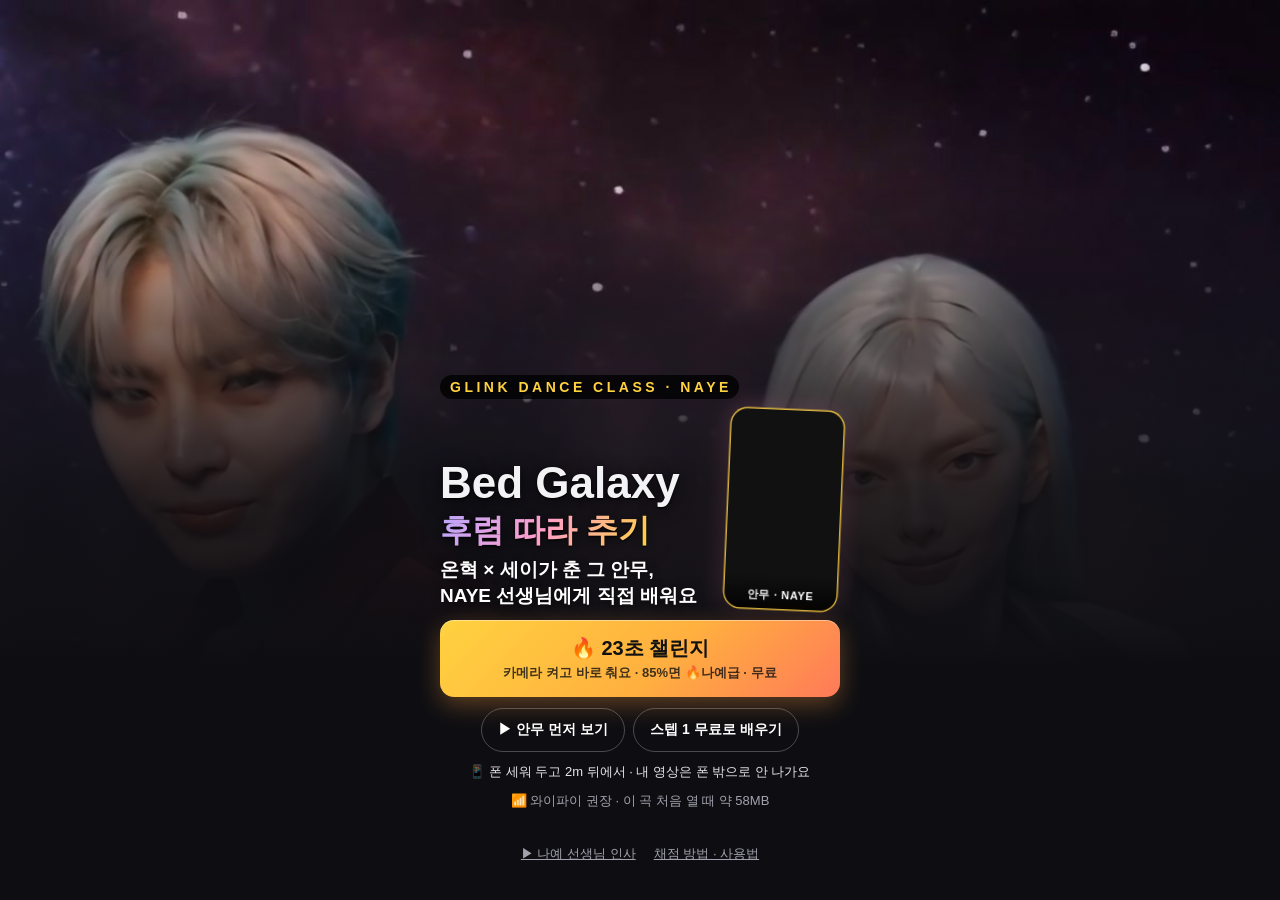
<file: glink-dance/index.html>
<!doctype html>
<html lang="ko">
<head>
<meta charset="utf-8">
<meta name="viewport" content="width=device-width,initial-scale=1,viewport-fit=cover">
<title>Bed Galaxy 안무 배우기 · NAYE 댄스 클래스 · 폰 카메라 싱크로율 챌린지</title>
<meta name="description" content="온혁 «Bed Galaxy» 후렴 안무를 안무가 NAYE에게 배워요. 설치 없이 폰 카메라로 따라 추면 싱크로율을 재 주는 무료 챌린지 · 스텝별 레슨.">
<link rel="canonical" href="https://kiserama.com/glink-dance/">
<meta property="og:title" content="Bed Galaxy 안무 · 나는 NAYE와 몇 % 닮았을까?">
<meta property="og:description" content="폰 하나로 NAYE 안무를 따라 추고 싱크로율을 재요 · 무료 · 설치 없음">
<meta property="og:image" content="https://kiserama.com/glink-dance/og.jpg">
<meta property="og:url" content="https://kiserama.com/glink-dance/">
<meta property="og:type" content="website">
<style>
/* ── 디자인 토큰(11-11 단장) ── 색 · 둥근 정도 · 그림자 · 전환 시간 */
:root{
  --bg:#0e0e12;--panel:#17171d;--ink:#f3f3f5;--dim:#a2a2ae;--soft:#d0d0d8;--ok:#3ddc84;--bad:#ff5a6a;--acc:#ffd23f;--acc2:#ff9f43;
  --lav:#b9a6ff;--pink:#ff9ecb;--chip:#2a2a33;--chip2:#44444f;--line:#ffffff1f;
  --grad:linear-gradient(135deg,#ffd23f 0%,#ffb03f 55%,#ff7a59 100%);
  --glow:linear-gradient(120deg,#b9a6ff 0%,#ff9ecb 48%,#ffd23f 100%);
  --r-s:10px;--r-m:14px;--r-l:20px;--r-pill:999px;
  --sh-1:0 8px 22px #ff9f4338;--sh-2:0 20px 60px #0008;
  --t-fast:.12s;--t-mid:.25s;--t-slow:.4s;--ease:cubic-bezier(.2,.8,.2,1);--spring:cubic-bezier(.2,.9,.3,1.3)
}
*{box-sizing:border-box}
[hidden]{display:none!important}
html,body{height:100%}
body{margin:0;background:var(--bg);color:var(--ink);font-family:-apple-system,"Apple SD Gothic Neo",Pretendard,sans-serif;height:100vh;height:100dvh;display:flex;flex-direction:column;overflow:hidden;-webkit-tap-highlight-color:transparent;word-break:keep-all;overflow-wrap:break-word}
/* 누름 반응: 무엇을 눌러도 살짝 눌린다 */
button,select{background:var(--chip);color:var(--ink);border:0;border-radius:var(--r-s);padding:9px 14px;font-size:15px;cursor:pointer;font-family:inherit}
button,.sp-apply,.pk-apply,.steps span{transition:transform var(--t-fast) var(--ease),filter var(--t-fast);touch-action:manipulation}
button:active:not(:disabled),.sp-apply:active,.pk-apply:active,.steps span:active{transform:scale(.96);filter:brightness(1.12)}
button.pri{background:var(--grad);color:#111;font-weight:700;box-shadow:inset 0 1px 0 #fff6}
button:disabled{opacity:.5}
label{color:var(--dim)}
/* 공통 움직임 */
@keyframes fadeIn{from{opacity:0}}
@keyframes riseIn{from{opacity:0;transform:translateY(18px) scale(.98)}}
@keyframes spin{to{transform:rotate(360deg)}}

/* ── 연습 화면(위 선생님 · 아래 나) ── */
.stage{flex:1;display:flex;flex-direction:column;gap:4px;min-height:0}
.pane{position:relative;flex:1;min-height:0;background:#000;display:flex;justify-content:center;overflow:hidden}
.pane video,.pane canvas{position:absolute;height:100%;max-width:100%;object-fit:contain}
.pane canvas{pointer-events:none}
#tbox{position:absolute;inset:0;display:flex;justify-content:center;transform-origin:50% 50%;will-change:transform}
#teacher{transition:opacity .4s}
#user,#userCanvas{object-fit:contain}
#user,#userCanvas.mirror{transform:scaleX(-1)}
#user.nomirror{transform:none}
.pane.me.hide{flex:0 0 0;min-height:0;overflow:hidden}
.tag{position:absolute;left:10px;top:8px;background:#0009;padding:4px 10px;border-radius:var(--r-pill);font-size:13px;color:var(--soft);z-index:2}
/* 판마다 점수(오른쪽 위 알약) */
#tscore{position:absolute;right:12px;top:62px;z-index:2;font-size:22px;font-weight:800;font-variant-numeric:tabular-nums}
#tscore:not(:empty){background:#000a;border-radius:var(--r-pill);padding:4px 12px}
#tscore.watch{font-size:14px;font-weight:700}
#tscore.ok{color:var(--ok);animation:bigpop .25s var(--spring)}
#tscore.no{color:#ffc2c8;animation:bigpop .25s var(--spring)}
/* 강사 한마디 영상 */
#nayeSay{position:fixed;left:50%;bottom:max(14px,env(safe-area-inset-bottom));transform:translateX(-50%);width:min(44vw,240px);aspect-ratio:9/16;object-fit:cover;border-radius:var(--r-l);box-shadow:0 10px 40px #000a;border:2px solid var(--acc);z-index:40;display:none;background:#000;animation:sayIn .35s var(--spring) both}
body.playing #nayeSay{width:min(54vw,280px)}
#nayeCap{position:fixed;left:50%;transform:translateX(-50%);bottom:calc(max(14px,env(safe-area-inset-bottom)) + min(44vw,240px)*16/9 + 10px);width:max-content;max-width:min(86vw,380px);padding:7px 12px;border-radius:12px;background:#000d;color:#fff;font:700 15px/1.35 -apple-system,sans-serif;text-align:center;z-index:41;box-shadow:0 4px 18px #0008;word-break:keep-all}
body.playing #nayeCap{bottom:calc(max(14px,env(safe-area-inset-bottom)) + min(54vw,280px)*16/9 + 10px)}
#nayeCap[hidden]{display:none}
@keyframes sayIn{from{opacity:0;transform:translateX(-50%) translateY(28px) scale(.9)}to{opacity:1;transform:translateX(-50%)}}
/* 큰 글자(3·2·1 · 안내 · 통과/다시 · 싱크로율) */
#big{position:fixed;inset:0;display:flex;align-items:center;justify-content:center;text-align:center;padding:0 4vw;font-size:min(13vw,16vh,96px);line-height:1.15;font-weight:800;text-shadow:0 0 2px #000,0 2px 6px #000c,0 4px 24px #000;z-index:7;pointer-events:none;word-break:keep-all;font-variant-numeric:tabular-nums}
/* 글자 뒤 고정 어둠막(움직임·필터 없음): 밝은 영상 위에서도 읽히게 */
#big:not(:empty){background:radial-gradient(70% 26% at 50% 50%,#000000b3 0%,#00000066 55%,transparent 100%)}
#big.pop{animation:bigpop .22s var(--spring) both}
@keyframes bigpop{from{transform:scale(.6);opacity:0}}
#big.num{font-size:min(40vw,34vh,260px);color:var(--acc)}
#big.long{font-size:min(7.5vw,40px);line-height:1.35}
#big.ok{color:var(--ok)}
#big.gold{color:var(--acc)}
#big.bad{color:#ffc2c8;animation:bigshake .32s both}
@keyframes bigshake{0%,100%{transform:none}25%{transform:translateX(-10px)}75%{transform:translateX(10px)}}
#big.setup{font-size:min(9vw,56px)}
#big.score{flex-direction:column;gap:.1em}
#big .bg-g{font-size:.5em;min-height:1.3em;opacity:0;color:#fff}
#big .bg-g.in{opacity:1;animation:gradeIn .45s var(--spring) backwards}
@keyframes gradeIn{from{opacity:0;transform:translateY(14px) scale(.7)}}
#big .bg-n{white-space:nowrap}
/* 연습 중 진행 막대(화면 맨 위) */
.bar{position:absolute;left:0;right:0;bottom:0;height:6px;background:#fff1;z-index:2}
.bar i{display:block;height:100%;width:0;background:var(--acc);transition:width .1s linear}
.runbar{display:none;position:fixed;left:0;right:0;top:0;bottom:auto;height:5px;z-index:6;background:#ffffff24}
.runbar i{background:linear-gradient(90deg,var(--acc),var(--acc2));border-radius:0 3px 3px 0}
body.playing:not(.replaying) .runbar{display:block}
/* 축하 색종이(1초 남짓 · transform/opacity 만) */
.fx{position:fixed;inset:0;z-index:9;pointer-events:none;overflow:hidden}
.fx i{position:absolute;top:40%;width:9px;height:14px;border-radius:2px;opacity:0;animation:fxfall 1.15s cubic-bezier(.15,.6,.4,1) both}
@keyframes fxfall{0%{transform:scale(.4);opacity:1}30%{transform:translate(calc(var(--dx)*.5),-16vh) rotate(calc(var(--r)*.3));opacity:1}100%{transform:translate(var(--dx),44vh) rotate(var(--r));opacity:0}}

/* ── 조작판(차근차근 배우기) ── 진행 막대 + 스텝 길 + 큰 시작 버튼 */
.ctl{background:linear-gradient(180deg,#1f1c2b 0,var(--panel) 76px);border-top:1px solid var(--line);border-radius:var(--r-l) var(--r-l) 0 0;padding:10px max(14px,env(safe-area-inset-right)) max(10px,env(safe-area-inset-bottom)) max(14px,env(safe-area-inset-left));display:flex;flex-wrap:wrap;gap:7px;align-items:center;font-size:14px}
body:not(.playing) .ctl{animation:ctlIn .32s var(--ease) backwards}
@keyframes ctlIn{from{transform:translateY(20px);opacity:0}}
.lhead{flex-basis:100%;display:flex;align-items:center;gap:4px;font-size:15px;font-weight:800;color:var(--ink);min-height:26px}
#lTitle{flex:1;min-width:0;overflow:hidden;text-overflow:ellipsis;white-space:nowrap}
.sp-link{background:none;color:var(--dim);text-decoration:underline;padding:6px;font-size:13px;min-height:44px;display:inline-flex;align-items:center}
#homeBtn{flex:none;margin:-9px 0;padding:0 10px 0 0;text-decoration:none}
.lrow{flex-basis:100%;display:flex;align-items:center;gap:10px}
.lbar{flex:1;height:8px;border-radius:4px;background:var(--chip);overflow:hidden}
.lbar i{display:block;height:100%;width:0;background:linear-gradient(90deg,var(--lav),var(--pink) 55%,var(--acc));border-radius:4px;transform-origin:0 50%;transition:width .5s var(--ease);animation:lgrow .7s var(--ease) backwards}
@keyframes lgrow{from{transform:scaleX(0)}}
#lCount{flex:none;color:var(--soft);font-weight:600;font-size:13px;line-height:1.15;white-space:nowrap}
.steps{flex-basis:100%;display:flex;gap:8px;flex-wrap:nowrap;overflow-x:auto;padding:7px 6px;scrollbar-width:none;-webkit-overflow-scrolling:touch}
.steps::-webkit-scrollbar{display:none}
.steps span{position:relative;flex:0 0 auto;min-width:44px;height:44px;padding:0 10px;border-radius:22px;background:var(--chip);color:var(--dim);display:flex;align-items:center;justify-content:center;font-size:15px;font-weight:700;cursor:pointer;border:2px solid transparent;box-sizing:border-box;white-space:nowrap}
.steps span+span::before{content:"";position:absolute;right:calc(100% + 2px);top:50%;width:8px;height:3px;margin-top:-1.5px;background:var(--chip);border-radius:2px;pointer-events:none}
.steps span.done+span::before{background:var(--ok)}
.steps span.grp{border-radius:var(--r-m);font-size:13px;padding:0 7px}
.steps span.done{background:#1f5c3a;color:#fff}
.steps span.cur{border-color:#fff;background:var(--grad);color:#111;animation:chipin .35s var(--ease)}
@keyframes chipin{from{transform:scale(.7)}60%{transform:scale(1.12)}}
.steps span.new{animation:chipdone .5s var(--ease)}
@keyframes chipdone{0%{transform:scale(.6)}55%{transform:scale(1.25)}}
body:not(.playing) .steps span.cur:not(.lock)::after{content:"";position:absolute;inset:-4px;border-radius:inherit;border:2px solid var(--acc);animation:ring 1.6s ease-out infinite;pointer-events:none}
@keyframes ring{from{transform:scale(.95);opacity:.9}to{transform:scale(1.12);opacity:0}}
.steps span.lock{opacity:.55}
body:not(.playing) .steps span.lock:not(.cur){opacity:1;color:#8a8a98;background:#22222a}
.steps span.lock::after{content:"🔒";position:absolute;right:-3px;top:-5px;font-size:11px}
#start{flex-basis:100%;min-height:54px;padding:14px;font-size:18px;border-radius:var(--r-m);box-shadow:inset 0 1px 0 #fff6,var(--sh-1)}
#start:not(:disabled)::before{content:"▶  "}
#msg{order:1;flex-basis:100%;color:var(--soft);font-size:13px;line-height:1.45;padding:0 2px}
#msg::before{content:"💡 "}
#tip{order:2;flex-basis:100%;box-sizing:border-box;font-size:13px;line-height:1.45;color:#ffe9a6;background:#ffd23f1a;border:1px solid #ffd23f59;border-radius:var(--r-s);padding:8px 12px;font-weight:600}
.sp-hw,#hw{margin:0;font-size:13px;color:#fff;background:#ffffff14;border:1px solid #ffffff2e;border-radius:var(--r-s);padding:7px 12px}
.sp-hw.ok,#hw.ok{border-color:var(--ok);color:var(--ok)}
.sp-hw.new,#hw.new{background:#3ddc8426;animation:hwPop .5s ease-out 2}
@keyframes hwPop{50%{transform:scale(1.03)}}
#hw{order:3;flex-basis:100%;box-sizing:border-box}
.sp-hw{background:none;border:0;border-left:3px solid var(--acc);border-radius:0;padding:2px 0 2px 10px;color:var(--soft)}
.sp-hw.ok{border-left-color:var(--ok)}
.sp-hw:empty{display:none}
#tip.open{cursor:pointer}
.lopt{order:4;flex-basis:100%;display:flex;align-items:center;gap:8px;font-size:13px;color:var(--dim)}
.seg{display:flex;background:var(--chip);border-radius:var(--r-s);gap:2px}
.seg button{min-height:44px;padding:0 14px;font-size:13px;background:none;color:var(--dim);border-radius:var(--r-s);transition:transform var(--t-fast) var(--ease),background .18s,color .18s}
.seg button.on{background:var(--chip2);color:#fff;font-weight:700}
#reset{margin-left:auto;background:none;color:var(--dim);text-decoration:underline;font-size:13px;padding:0 2px;min-height:44px}
.dev{display:none;order:5}
body.devmode .dev{display:inline-flex;gap:6px;align-items:center}
.mehint{position:absolute;inset:0;display:flex;align-items:center;justify-content:center;text-align:center;color:#8a8a98;font-size:15px;line-height:1.6}
body.playing .mehint{display:none}
.pane.me:has(#pass:not(:empty)) .mehint{display:none}
.mehint br{display:none}
body:not(.playing) .mehint{font-size:13px;padding:0 10px}
body:not(.playing) .pane.me:not(:has(#pass:not(:empty))){flex:0 0 48px}
body:not(.playing) .pane.me:not(:has(#pass:not(:empty))) :is(.tag,#user,#userCanvas){visibility:hidden}
/* 챌린지 중에는 스텝 칸을 안 보여 준다(스텝 연습과 헷갈리지 않게 · 자리는 그대로) */
body.chal.playing .steps{visibility:hidden}

/* ── 연습 중: 스텝 칸만 겹쳐 띄우고 자리 차지 안 함 · 단계 이름 띠는 위에 ── */
body.playing .ctl{position:fixed;left:0;right:0;bottom:0;z-index:6;background:linear-gradient(transparent,#000a);padding-top:18px;pointer-events:none;border-radius:0;border-top:0}
body.playing .ctl > :not(.steps){display:none}
body.playing .steps{gap:8px;padding:5px 3px 6px}
body.playing .steps span{background:#000000a6;border-color:#ffffff2e;color:#e6e6ea;min-width:34px;height:34px;font-size:13px;box-shadow:none}
body.playing .steps span::before{display:none}
body.playing .steps span.cur{background:var(--acc);border-color:#fff;color:#111}
body.playing .steps span.done{background:#1f5c3aee;border-color:transparent;color:#fff}
/* 단계 이름 띠: 왼쪽 가장자리 ~ 멈춤 버튼 사이에서 가운데 정렬(버튼과 안 겹치게) */
#stagebar{display:none;position:fixed;left:max(10px,env(safe-area-inset-left));right:calc(max(12px,env(safe-area-inset-right)) + 96px);margin:0 auto;width:-webkit-fit-content;width:fit-content;top:max(10px,env(safe-area-inset-top));z-index:6;background:#000c;color:#fff;border-radius:16px;padding:7px 12px;font-size:13px;font-weight:600;line-height:1.35;text-align:center;word-break:keep-all;transition:background .2s}
body.playing #stagebar{display:block}
body.playing .stage>.pane:first-child>.tag{display:none}
#stagebar.tip{background:#b8323fe6}
#stopFab{display:none;position:fixed;right:max(12px,env(safe-area-inset-right));top:max(10px,env(safe-area-inset-top));z-index:8;min-height:44px;padding:0 16px;background:#000c;color:#fff;border:1px solid #ffffff40;border-radius:22px;font-size:15px;font-weight:700}
body.playing #stopFab{display:block}
body.replaying #stopFab{background:#000d}
/* 연습 중 내 카메라 작은 창 */
body.playing .pane.me.hide{position:fixed;left:max(10px,env(safe-area-inset-left));top:max(66px,calc(env(safe-area-inset-top) + 58px));width:24vw;height:32vw;flex:none;z-index:6;border-radius:var(--r-s);border:2px solid #ffffff55;background:#000}
body.playing .pane.me.hide .tag,body.playing .pane.me.hide #score,body.playing .pane.me.hide canvas{display:none}
/* 통과 후 내 동작 다시 보기: 내 영상 가득 · 나예는 오른쪽 위 작은 창 */
body.replaying .stage>.pane:first-child{position:fixed;right:max(10px,env(safe-area-inset-right));top:max(110px,calc(env(safe-area-inset-top) + 100px));width:30vw;height:48vw;flex:none;z-index:6;border-radius:var(--r-s);border:2px solid #ffffff55}
body.replaying .stage>.pane:first-child .tag,body.replaying #tscore,body.replaying #score{display:none}
body.replaying .pane.me{flex:1}
#score{position:absolute;right:10px;top:8px;z-index:2;text-align:right;font-variant-numeric:tabular-nums}
#score b{font-size:30px;display:block}
#score small{color:var(--dim)}
/* 불러오는 중(챌린지를 일찍 눌렀을 때) */
body.loading::before{content:"춤출 준비 중이에요… 잠깐만요 ⏳";position:fixed;inset:0;z-index:28;display:flex;align-items:center;justify-content:center;text-align:center;padding:0 24px;background:var(--bg);color:var(--ink);font-size:20px;font-weight:800;word-break:keep-all}
body.loading::after{content:"";position:fixed;left:50%;top:calc(50% - 76px);width:36px;height:36px;margin-left:-18px;z-index:28;border-radius:50%;border:4px solid var(--chip2);border-top-color:var(--acc);animation:spin .9s linear infinite}

/* ── 모달 공통(카드) ── */
.modal{position:fixed;inset:0;z-index:10;background:#000c;display:flex;align-items:flex-start;justify-content:center;padding:20px max(16px,env(safe-area-inset-right)) 20px max(16px,env(safe-area-inset-left));overflow:auto}
.modal[hidden]{display:none}
.modal:not([hidden]){animation:fadeIn .18s both}
.modal .card{margin:auto}
.modal:not([hidden]) .card{animation:riseIn .3s var(--ease) backwards}
.card{background:linear-gradient(180deg,#232031 0,var(--panel) 96px);border:1px solid #ffffff14;border-radius:var(--r-l);box-shadow:var(--sh-2);padding:22px 20px 18px;max-width:380px;width:100%;display:flex;flex-direction:column;gap:12px}
.card h1{font-size:21px;margin:0;line-height:1.3;word-break:keep-all}
.card h2{font-size:20px;margin:0;line-height:1.3;word-break:keep-all}
.card p,.card li{color:var(--soft);margin:0;font-size:15px;line-height:1.55;word-break:keep-all}
.card ol{margin:0;padding-left:20px;display:flex;flex-direction:column;gap:6px}
.card li b{color:var(--ink)}
.card a{color:var(--acc)}
.card button{min-height:48px;font-size:16px;border-radius:var(--r-m)}
.card .row{display:flex;gap:8px;flex-wrap:wrap}
.card .row button{flex:1}
.card .note{font-size:13px;color:var(--dim)}
.warn{background:#3a2a10;border-radius:var(--r-s);padding:10px;color:#ffd9a0!important}
#failText{color:var(--ink);font-size:15px}
#turn{display:none}
@media (orientation: landscape) and (max-height: 600px){
  #turn{display:flex;position:fixed;inset:0;z-index:20;background:var(--bg);align-items:center;justify-content:center;font-size:20px;color:var(--ink)}
}
/* 결과 · 저장 창: 제목(등급·싱크로율) → 주 버튼 하나 → 보조 → 닫기 */
#savebox .card{text-align:center;gap:10px}
#saveTitle{font-size:26px}
#saveTitle.score{white-space:pre-line;font-size:min(11.5vw,44px);line-height:1.14;font-weight:900;margin:2px 0;color:var(--acc);font-variant-numeric:tabular-nums}
@supports ((-webkit-background-clip:text) or (background-clip:text)){
  #saveTitle.score{background:var(--grad);-webkit-background-clip:text;background-clip:text;color:transparent}
}
#saveTitle.score::first-line{font-size:20px;color:#fff}
#saveVideo{width:100%;border-radius:var(--r-s);background:#000;max-height:32vh}
#savebox button{min-height:50px}
#saveBtn{font-size:17px;box-shadow:inset 0 1px 0 #fff6,var(--sh-1)}
#saveMeBtn{background:var(--chip);color:var(--ink);font-weight:700}
#saveBtn[hidden]~#saveMeBtn{background:var(--grad);color:#111;box-shadow:inset 0 1px 0 #fff6}
#againBtn{background:none;color:var(--acc);font-weight:700;box-shadow:inset 0 0 0 2px var(--acc)}
#ctaBtn{display:block}
.card a.dl{font-size:13px;color:var(--dim);text-decoration:underline;min-height:44px;display:flex;align-items:center;justify-content:center;margin:-4px 0}
/* 파일 저장 링크 두 개는 한 줄에 */
.dlrow{display:flex;justify-content:center;flex-wrap:wrap;gap:0 18px;margin:-4px 0}
.dlrow:not(:has(a:not([hidden]))){display:none}
.card .dlrow a.dl{margin:0}
#savebox #nextBtn{background:none;color:var(--dim);min-height:44px;font-size:14px;text-decoration:underline}

/* ── 첫 화면 ── */
#splash{position:fixed;inset:0;z-index:30;display:flex;align-items:flex-end;justify-content:center;background:#0e0e12;overflow:hidden}
#splash[hidden],#guide[hidden]{display:none}
.sp-bg{position:absolute;inset:0;background:url(splash.jpg) center 20%/cover;opacity:1;filter:saturate(1.1);animation:spz 9s ease-out both}
.sp-bg::after{content:"";position:absolute;inset:0;background:linear-gradient(180deg,#0e0e1200 20%,#0e0e1280 36%,#0e0e12e0 54%,#0e0e12 74%)}
@media (max-height:720px){.sp-bg::after{background:linear-gradient(180deg,#0e0e1299 0%,#0e0e12bf 24%,#0e0e12eb 46%,#0e0e12 66%)}}
.sp-bg video{width:100%;height:100%;object-fit:cover;object-position:center 20%;display:block}
@keyframes spz{from{transform:scale(1.12)}to{transform:scale(1)}}
/* 화면이 낮으면(인앱 브라우저 등) 안쪽 묶음이 스스로 스크롤된다 — 위가 잘리지 않게 */
.sp-in{position:relative;width:100%;max-width:440px;max-height:100%;overflow-y:auto;scrollbar-width:none;-webkit-overflow-scrolling:touch;padding:24px max(20px,env(safe-area-inset-right)) max(24px,calc(env(safe-area-inset-bottom) + 16px)) max(20px,env(safe-area-inset-left));display:flex;flex-direction:column;gap:11px}
.sp-in::-webkit-scrollbar{display:none}
.sp-in>*{flex-shrink:0;animation:spu .5s var(--ease) backwards}
@keyframes spu{from{opacity:0;transform:translateY(16px)}}
.sp-in>:nth-child(2){animation-delay:.05s}.sp-in>:nth-child(3){animation-delay:.1s}.sp-in>:nth-child(4),.sp-in>:nth-child(5),.sp-in>:nth-child(6){animation-delay:.15s}
.sp-in>:nth-child(7){animation-delay:.2s}.sp-in>:nth-child(8){animation-delay:.27s}.sp-in>:nth-child(9){animation-delay:.34s}.sp-in>:nth-child(10){animation-delay:.4s}
.sp-in>:nth-child(11){animation-delay:.45s}.sp-in>:nth-child(12){animation-delay:.5s}.sp-in>:nth-child(13){animation-delay:.55s}
.sp-brand{align-self:flex-start;letter-spacing:.25em;font-weight:800;color:var(--acc);font-size:14px;background:#000c;padding:4px 7px 4px 10px;border-radius:var(--r-pill)}
.sp-title{margin:0;font-size:min(10.5vw,44px);line-height:1.05;font-weight:900;word-break:keep-all;text-shadow:0 1px 2px #000,0 2px 18px #000c}
.sp-title span{color:var(--acc);display:block;width:-webkit-fit-content;width:fit-content;font-size:min(7.6vw,32px);line-height:1.2;white-space:nowrap;margin-top:4px}
@media (max-width:340px){.sp-title span{font-size:7vw}}
@supports ((-webkit-background-clip:text) or (background-clip:text)){
  .sp-title span{background:var(--glow);-webkit-background-clip:text;background-clip:text;color:transparent;text-shadow:none;filter:drop-shadow(0 1px 1px #000) drop-shadow(0 2px 10px #000b)}
}
.sp-sub{margin:0;color:#fff;font-size:min(4.6vw,19px);font-weight:600;text-shadow:0 1px 10px #000a}
.sp-pts{margin:4px 0 6px;padding:0;list-style:none;display:flex;flex-direction:column;gap:6px;color:var(--dim);font-size:14px}
.sp-pts li::before{content:"✓ ";color:var(--ok)}
.sp-cap{margin:2px 0 -4px;font-size:13px;color:#fff;font-weight:700}
.sp-cap span{color:var(--soft);font-weight:500;margin-left:4px}
.sp-course{display:flex;gap:8px;overflow-x:auto;scrollbar-width:none;padding:3px 2px;-webkit-mask-image:linear-gradient(90deg,#000 92%,transparent);mask-image:linear-gradient(90deg,#000 92%,transparent)}
.sp-course::-webkit-scrollbar{display:none}
.sp-course button{flex:0 0 45%;min-width:0;min-height:52px;white-space:nowrap;overflow:hidden;text-overflow:ellipsis;margin:0;padding:8px 6px;font-size:14px;font-weight:700;background:#ffffff14;color:#fff;border:2px solid #ffffff2e;border-radius:var(--r-m);line-height:1.25;transition:transform var(--t-fast) var(--ease),border-color .18s,background .18s,color .18s}
.sp-course button.on{border-color:var(--acc);background:#ffffff26;color:var(--acc);box-shadow:0 0 0 3px #ffd23f33}
.sp-course small{display:block;font-size:12px;font-weight:500;opacity:.85;color:#fff}
.sp-course b{font-size:10px;background:var(--acc);color:#111;border-radius:4px;padding:1px 4px;vertical-align:2px}
.sp-go{font-size:19px;padding:15px;border-radius:var(--r-m);min-height:52px}
.sp-go small{display:block;font-size:13px;font-weight:600;opacity:.8;margin-top:2px}
#spChal{position:relative;overflow:hidden;font-size:20px;box-shadow:inset 0 1px 0 #fff6,0 8px 24px #ff9f4355}
#spChal::after{content:"";position:absolute;top:0;bottom:0;left:-40%;width:30%;background:linear-gradient(100deg,transparent,#fff8,transparent);animation:sheen 3.2s 1s ease-in-out infinite;pointer-events:none}
@keyframes sheen{0%,70%{transform:skewX(-20deg)}100%{transform:translateX(520%) skewX(-20deg)}}
.sp-two{display:flex;gap:8px;justify-content:center}   /* S0-17: 큰 노란 버튼은 «챌린지» 하나 · 나머지는 작은 줄(누르는 곳은 44px 유지) */
.sp-two>*{flex:0 1 auto;min-width:0;margin:0;font-size:14px;white-space:nowrap}
.sp-two .sp-go{background:transparent;border:1px solid #ffffff40;color:#fff;font-weight:600;padding:0 16px;min-height:44px;border-radius:999px}
.sp-apply{display:flex;align-items:center;justify-content:center;border:2px solid var(--acc);color:var(--acc);border-radius:var(--r-s);font-weight:700;text-decoration:none;box-sizing:border-box}
.sp-class{margin:0;text-align:center;color:#e6e6ea;font-size:17px;line-height:1.5}
.sp-class b{color:var(--ink)}
.sp-due{color:var(--acc);font-weight:700}
.sp-eta{margin:0;color:var(--dim);font-size:13px;text-align:center}
.sp-safe{color:#e6e6ea}
.sp-links{margin:0;display:flex;justify-content:center;gap:14px;flex-wrap:wrap}
.sp-links .sp-link{padding:4px 2px}
@media (max-height:620px){.sp-in{gap:9px;padding-top:16px}.sp-title{font-size:min(9vw,36px)}#eta{display:none}}
/* 먼저 보기 (카메라 없이) */
#peek{position:fixed;inset:0;z-index:31;background:#000;display:flex;flex-direction:column}
#peek[hidden]{display:none}
#peek:not([hidden]){animation:fadeIn .25s both}
#peekVid{flex:1;min-height:0;width:100%;object-fit:contain;background:#000}
.pk-in{width:100%;max-width:440px;margin:0 auto;box-sizing:border-box;padding:10px max(16px,env(safe-area-inset-right)) max(18px,calc(env(safe-area-inset-bottom) + 12px)) max(16px,env(safe-area-inset-left));display:flex;flex-direction:column;gap:10px}
.pk-in>*{animation:riseIn .35s var(--ease) backwards}
.pk-in>:nth-child(2){animation-delay:.06s}.pk-in>:nth-child(3){animation-delay:.12s}
.pk-t{margin:0;text-align:center;font-weight:800;font-size:18px;line-height:1.35;word-break:keep-all}
.pk-t .chs{color:var(--acc)}
.pk-apply{display:block;text-align:center;background:var(--acc);color:#111;font-weight:700;text-decoration:none;border-radius:var(--r-m);padding:14px;font-size:17px}
#pkCam{background:#ffffff1a;border:1px solid #ffffff38;color:#fff;font-weight:700;font-size:17px}
#pkBack{order:-1;align-self:flex-start;min-height:44px;padding:0 14px 0 10px;border-radius:var(--r-pill);background:#ffffff14;color:#fff;text-decoration:none;font-size:14px}
/* ── 설치 안내(3장 · 넘겨 보기) ── */
#guide{position:fixed;inset:0;z-index:29;background:radial-gradient(120% 60% at 50% 0%,#1d1930 0%,var(--bg) 70%);display:flex;flex-direction:column;padding:max(10px,env(safe-area-inset-top)) max(16px,env(safe-area-inset-right)) max(16px,calc(env(safe-area-inset-bottom) + 10px)) max(16px,env(safe-area-inset-left))}
#guide:not([hidden]){animation:fadeIn .25s both}
.gd-top{display:grid;grid-template-columns:1fr auto 1fr;align-items:center;gap:8px;color:var(--dim);font-size:13px;min-height:44px}
#gdHome{padding:0 8px 0 0;text-decoration:none;justify-self:start}
#gdCount{font-variant-numeric:tabular-nums}
#gdSkip{justify-self:end;padding:0 16px;border-radius:var(--r-pill);background:#ffffff14;border:1px solid #ffffff38;color:#fff;font-size:14px;font-weight:700;text-decoration:none}
.gd-wrap{flex:1;overflow:hidden;min-height:0;display:flex}
.gd-cards{flex:1;display:flex;min-height:0;transition:transform .38s var(--ease)}
.gd-card{flex:0 0 100%;display:flex;flex-direction:column;justify-content:center;gap:12px;padding:8px 4px;max-width:520px;margin:0 auto;min-width:0}
.gd-card.on>*{animation:gdin .4s var(--ease) backwards}
.gd-card.on>h2{animation-delay:.07s}.gd-card.on>p,.gd-card.on>details{animation-delay:.14s}
@keyframes gdin{from{opacity:0;transform:translateY(12px)}}
.gd-ill{width:100%;max-height:42vh;background:radial-gradient(120% 80% at 50% 0%,#2b2540 0%,#15151b 70%);border:1px solid #ffffff14;border-radius:var(--r-l)}
.gd-card h2{margin:6px 0 0;font-size:24px;line-height:1.3;word-break:keep-all}
.gd-card h2 b{color:var(--acc)}
.gd-card p{margin:0;color:var(--soft);font-size:15px;line-height:1.6;word-break:keep-all}
.gd-card a{color:var(--acc)}
.gd-card .gd-small{font-size:13px;line-height:1.55;color:var(--dim);word-break:keep-all}
.gd-card details.gd-small summary{min-height:44px;display:flex;align-items:center;color:var(--soft);cursor:pointer;list-style:none}
.gd-card details.gd-small summary::-webkit-details-marker{display:none}
.gd-card details.gd-small summary::after{content:"▾";margin-left:6px;color:var(--acc)}
.gd-card details.gd-small[open] summary::after{content:"▴"}
.gd-card details a{display:inline-flex;align-items:center;min-height:44px}
#gdBack{align-self:center;text-decoration:none;padding:0 16px;margin:-8px 0 2px;color:var(--soft)}
.gd-dots{display:flex;justify-content:center;gap:6px;margin:10px 0}
.gd-dots i{width:7px;height:7px;border-radius:4px;background:#3a3a46;transition:width .25s var(--ease),background .25s}
.gd-dots i.on{background:var(--acc);width:20px}
.gd-nav{display:flex;gap:10px}
.gd-nav button{flex:1;min-height:50px;padding:13px;font-size:16px;border-radius:var(--r-m)}
.gd-nav #gdPrev{flex:0 0 96px}
.gd-nav #gdPrev:disabled{display:none}
#go{width:100%;min-height:54px;padding:14px;font-size:18px;border-radius:var(--r-m);box-shadow:inset 0 1px 0 #fff6,var(--sh-1)}
#go:not(:disabled){animation:nudge 1.4s ease-in-out 2}
@keyframes nudge{50%{transform:scale(1.03)}}
/* 낮은 화면(주소창·툴바가 있는 사파리 등): 조작판을 줄여 선생님 영상을 키운다 */
@media (max-height:700px){
  body:not(.playing) .ctl{gap:5px;padding-top:8px}
  body:not(.playing) .steps{padding:5px 6px}
  #start{min-height:48px;padding:10px}
  #hw:not(.new){display:none}
  body:not(.playing) #tip:not(.open){display:-webkit-box;-webkit-line-clamp:2;-webkit-box-orient:vertical;overflow:hidden;cursor:pointer}
}
/* 움직임 줄이기를 켠 손님: 전환·등장·축하 효과를 모두 끈다 */
@media (prefers-reduced-motion: reduce){
  *,*::before,*::after{animation-duration:.01ms!important;animation-delay:0s!important;animation-iteration-count:1!important;transition-duration:.01ms!important}
  .sp-bg{animation:none}
  #spChal::after,.steps span.cur::after,.fx{display:none!important}
}
/* ── 판매판(sale v1) ── */
body.one .sp-cap,body.one #lessonRow{display:none}
body.deep .sp-two,body.deep #spHello{display:none}
body.deep #spChal{transform:scale(1.04)}
.lk{text-align:left}
.lk h2{text-align:center}
.lk-price{display:flex;flex-direction:column;align-items:center;gap:2px;margin:6px 0 12px}
.lk-price b{font-size:34px;background:var(--grad);-webkit-background-clip:text;background-clip:text;color:transparent}
.lk-price small{color:var(--dim);font-size:13px}
.lk-list{list-style:none;padding:0;margin:0 0 14px;display:flex;flex-direction:column;gap:10px}
.lk-list li{background:var(--chip);border-radius:var(--r-m);padding:10px 12px}
.lk-list span{display:block;font-size:12px;color:var(--acc);font-weight:700;margin-bottom:3px}
.lk-list p{margin:0;font-size:14px;line-height:1.45;color:var(--soft)}
.lk button{width:100%;margin-top:6px}
.lk button:disabled{opacity:.6}
#lockBtn{width:100%}
.sp-bg{background-image:url(splash.jpg?v=s7);background-size:100% auto;background-position:center top;background-repeat:no-repeat;animation:kvz 14s ease-out both}
@keyframes kvz{from{transform:scale(1.06)}to{transform:scale(1)}}
.sp-head{display:flex;align-items:flex-end;gap:14px}
.sp-hl{flex:1;min-width:0;display:flex;flex-direction:column;gap:8px}
.sp-hl .sp-sub{margin:0}
.sp-naye{flex:none;margin:0;width:min(27vw,112px);aspect-ratio:9/16;border-radius:16px;overflow:hidden;position:relative;
  background:#111;box-shadow:0 0 0 1.5px #ffd23fcc,0 10px 30px #0009,0 0 26px #ff9ecb55;transform:rotate(2.5deg);animation:nyIn .7s var(--spring) .35s both}
.sp-naye video{width:100%;height:100%;object-fit:cover;display:block}
.sp-naye figcaption{position:absolute;left:0;right:0;bottom:0;padding:14px 6px 6px;font-size:11px;font-weight:800;letter-spacing:.06em;text-align:center;color:#fff;background:linear-gradient(#0000,#000c)}
@keyframes nyIn{from{opacity:0;transform:translateY(14px) rotate(6deg) scale(.9)}to{opacity:1;transform:rotate(2.5deg)}}
@media (prefers-reduced-motion: reduce){.sp-naye{animation:none}}
.steps span.paid{opacity:.55}
.steps span.paid::before{content:"🔒";font-size:10px;margin-right:2px}
</style>
</head>
<body>
<div id="turn">📱 폰을 세로로 세워 주세요</div>

<!-- 오픈 화면 (앱처럼) -->
<div id="splash">
  <div class="sp-bg"><video id="spVid" hidden muted playsinline aria-hidden="true"></video></div>
    <div class="sp-in">
    <div class="sp-brand" id="spBrand">NAYE CLASS</div>
    <div class="sp-head">
      <div class="sp-hl">
        <h1 class="sp-title" id="spTitle">Glow Connection<br><span>따라 추기</span></h1>
        <p class="sp-sub">온혁 × 세이가 춘 그 안무,<br>NAYE 선생님에게 직접 배워요</p>
      </div>
      <figure class="sp-naye"><video src="naye_card.mp4?v=1" autoplay muted loop playsinline preload="auto" aria-label="NAYE 선생님 안무 시범"></video><figcaption>안무 · NAYE</figcaption></figure>
    </div>
    <p class="warn" id="inapp" hidden></p>
    <button id="kakaoOpen" class="pri" hidden>외부 브라우저로 열기</button>
    <a id="chromeOpen" hidden><button class="pri" style="width:100%">크롬으로 열기</button></a>
    <button id="copyLink" hidden>링크 복사</button>
    <p class="sp-cap">🎵 곡 고르기 <span>옆으로 밀면 더 있어요</span></p>
    <div class="sp-course" id="lessonRow" role="group" aria-label="곡 고르기"></div>
    <button class="pri sp-go" id="spChal">🔥 <span class="chn">챌린지</span><small>카메라 켜고 바로 춰요 · 85%면 🔥나예급 · 무료</small></button>
    <div class="sp-two">
      <button class="sp-go" id="spPeek">▶ 안무 먼저 보기</button>
      <button class="sp-go" id="spGo">스텝 1 무료로 배우기</button>
    </div>
    <p class="sp-hw" id="spHw"></p>
    <p class="sp-eta sp-safe">📱 폰 세워 두고 2m 뒤에서 · 내 영상은 폰 밖으로 안 나가요</p>
    <p class="sp-eta" id="spSize" hidden></p>
    <p class="sp-eta" id="eta"></p>
    <p class="sp-links"><button class="sp-link" id="spHello">▶ 나예 선생님 인사</button><a class="sp-link" href="guide.html">채점 방법 · 사용법</a><button class="sp-link" id="spGuide" hidden>설치 가이드</button></p>
  </div>
</div>

<!-- 먼저 보기 (카메라 없이 선생님 영상만) -->
<div id="peek" hidden>
  <video id="peekVid" playsinline controls preload="none"></video>
  <div class="pk-in">
    <p class="pk-t">온혁 × 세이의 이 안무,<br>나도 몇 % 닮을 수 있을까?</p>
    <button class="pri sp-go" id="pkChal">🔥 <span class="chn">챌린지</span> 해 보기</button>
    <button class="sp-go" id="pkCam">스텝 1 무료로 배우기</button>
    <button class="sp-link" id="pkBack">‹ 처음 화면</button>
  </div>
</div>

<!-- 설치 가이드 (넘겨 보기) -->
<div id="guide" hidden>
  <div class="gd-top"><button class="sp-link" id="gdHome">‹ 처음 화면</button><span id="gdCount">1 / 3</span><button class="sp-link" id="gdSkip">건너뛰기 ›</button></div>
  <div class="gd-wrap" id="gdWrap"><div class="gd-cards" id="gdCards">
    <section class="gd-card on">
      <svg viewBox="0 0 320 240" class="gd-ill" aria-hidden="true">
        <rect x="0" y="200" width="320" height="6" fill="#2a2a33"/>
        <rect x="30" y="110" width="18" height="34" rx="4" fill="#111" stroke="#ffd23f" stroke-width="3"/>
        <polygon points="48,127 250,40 250,206" fill="#ffd23f22"/>
        <circle cx="240" cy="62" r="13" fill="#f3f3f5"/><rect x="227" y="77" width="26" height="58" rx="11" fill="#f3f3f5"/><rect x="229" y="133" width="9" height="67" rx="4" fill="#f3f3f5"/><rect x="242" y="133" width="9" height="67" rx="4" fill="#f3f3f5"/>
        <line x1="48" y1="220" x2="232" y2="220" stroke="#ffd23f" stroke-width="2"/><polygon points="232,215 242,220 232,225" fill="#ffd23f"/><polygon points="58,215 48,220 58,225" fill="#ffd23f"/>
        <text x="140" y="236" fill="#ffd23f" font-size="14" text-anchor="middle">약 2m (큰 걸음 세 번)</text>
      </svg>
      <h2>① 폰을 <b>세로로</b> 세우고 <b>2m</b> 뒤로</h2>
      <p>배꼽 높이쯤 의자·선반에 기대 세우고, 큰 걸음 세 번 뒤로 가요. 자리는 시작하면 화면이 알려 줘요.</p>
    </section>
    <section class="gd-card">
      <svg viewBox="0 0 320 240" class="gd-ill" aria-hidden="true">
        <rect x="20" y="30" width="130" height="170" rx="10" fill="#1b1b22" stroke="#3a3a46"/>
        <circle cx="85" cy="70" r="22" fill="#ffd23f"/><g stroke="#ffd23f" stroke-width="3">
        <line x1="85" y1="38" x2="85" y2="30"/><line x1="85" y1="102" x2="85" y2="110"/><line x1="53" y1="70" x2="45" y2="70"/><line x1="117" y1="70" x2="125" y2="70"/></g>
        <text x="85" y="150" fill="#f3f3f5" font-size="15" text-anchor="middle">밝은 곳</text><text x="85" y="172" fill="#a2a2ae" font-size="12" text-anchor="middle">빛은 내 앞쪽에서</text>
        <rect x="170" y="30" width="130" height="170" rx="10" fill="#1b1b22" stroke="#3a3a46"/>
        <path d="M205 95 h16 l20 -18 v66 l-20 -18 h-16 z" fill="#f3f3f5"/><path d="M252 90 q12 20 0 40 M262 80 q22 30 0 60" stroke="#ffd23f" stroke-width="4" fill="none"/>
        <text x="235" y="172" fill="#f3f3f5" font-size="15" text-anchor="middle">소리 켜기</text><text x="235" y="192" fill="#a2a2ae" font-size="12" text-anchor="middle">무음 모드 풀기</text>
      </svg>
      <h2>② <b>밝은 곳</b>에서, <b>소리 켜고</b></h2>
      <p>창을 등지면 몸을 잘 못 알아봐요. 무음 모드는 풀고, 화면에는 혼자만 나오게 해 주세요.</p>
    </section>
    <section class="gd-card">
      <svg viewBox="0 0 320 240" class="gd-ill" aria-hidden="true">
        <rect x="110" y="20" width="100" height="190" rx="16" fill="#111" stroke="#3a3a46" stroke-width="3"/>
        <rect x="120" y="40" width="80" height="70" rx="6" fill="#2a2a33"/><circle cx="160" cy="68" r="12" fill="#f3f3f5"/><rect x="148" y="82" width="24" height="24" rx="8" fill="#f3f3f5"/>
        <rect x="128" y="122" width="64" height="8" rx="4" fill="#3ddc84"/><rect x="128" y="138" width="44" height="8" rx="4" fill="#ffd23f"/>
        <path d="M150 168 l8 8 l16 -18" stroke="#3ddc84" stroke-width="5" fill="none" stroke-linecap="round"/>
        <text x="160" y="232" fill="#a2a2ae" font-size="12" text-anchor="middle">🔒 영상은 이 폰 안에서만</text>
      </svg>
      <h2>③ 카메라를 <b>허용</b>해 주세요</h2>
      <p>«카메라 접근 허용?»이 뜨면 «허용»을 눌러요.</p>
      <details class="gd-small"><summary>🔒 카메라 영상은 이 폰 안에서만 분석해요 · 자세히</summary>카메라 영상은 이 폰 안에서만 분석하고 서버로 보내지 않아요. «다시 보기»용 녹화도 폰 메모리에만 잠깐 있다가 지워져요. «저장·공유» 버튼을 직접 누를 때만 영상이 내가 고른 곳으로 가요. 이름·연락처·점수도 보내지 않아요. <a href="privacy.html" target="_blank">개인정보 안내 보기</a></details>
    </section>
  </div></div>
  <div class="gd-dots" id="gdDots"><i class="on"></i><i></i><i></i></div>
  <button class="sp-link" id="gdBack" hidden>‹ 이전 장</button>
  <div class="gd-nav"><button id="gdPrev">이전</button><button class="pri" id="gdNext">다음</button></div>
  <button class="pri" id="go" hidden disabled>불러오는 중… 잠깐만요</button>
</div>

<!-- 잠긴 칸 확인 -->
<div class="modal" id="confirm" hidden>
  <div class="card">
    <h2 id="confirmTitle">🔒 아직 잠긴 칸이에요</h2>
    <p id="confirmText">앞 스텝을 통과하면 열려요. 자신 있으면 원래 속도로 한 번에 도전해 봐요.</p>
    <div class="row"><button id="cNo">아니요</button><button class="pri" id="cYes">바로 도전</button></div>
  </div>
</div>

<!-- 판매 잠금 화면: 가격 · 받는 것 · 환불 세 줄만 -->
<div class="modal" id="lockbox" hidden style="z-index:45">
  <div class="card lk">
    <h2>🔓 나머지 스텝 배우기</h2>
    <p class="lk-price"><b id="lkPrice"></b><small>한 번 사면 계속 볼 수 있어요</small></p>
    <ul class="lk-list">
      <li><span>받는 것</span><p id="lkWhat"></p></li>
      <li><span>환불</span><p id="lkRefund"></p></li>
      <li><span>다음 편</span><p id="lkNext"></p></li>
    </ul>
    <button class="pri" id="lkBuy" disabled>결제 준비 중이에요 · 곧 열려요</button>
    <button id="lockClose">나중에 할게요</button>
  </div>
</div>

<!-- 화면 한 번 눌러 달라 (소리·영상 재생 허락) -->
<div class="modal" id="tapbox" hidden>
  <div class="card"><h2>잠깐 멈췄어요</h2><p>아래 버튼을 누르면 선생님 영상을 다시 틀어요.</p><button class="pri" id="tapBtn">계속하기</button></div>
</div>

<!-- 카메라를 못 열었을 때 -->
<!-- 불러오기 실패 · 다시 시도(S0-13) — 첫 화면(z 30)보다 위 -->
<div class="modal" id="loadErr" hidden style="z-index:50">
  <div class="card"><h2>불러오지 못했어요</h2><p id="loadErrText">인터넷 연결을 확인하고 다시 시도해 주세요.</p>
  <button class="pri" id="retryBtn">다시 시도</button></div>
</div>
<div class="modal" id="fail" hidden>
  <div class="card"><h2>카메라를 켜지 못했어요</h2><p id="failText"></p><p class="note">카메라 영상은 폰 밖으로 나가지 않아요.</p>
  <button class="pri" id="kakaoBtn" hidden>외부 브라우저로 열기</button>
  <a id="chromeOpen2" hidden><button class="pri" style="width:100%">크롬으로 열기</button></a>
  <div class="row"><button id="failClose">닫기</button><button class="pri" id="reloadBtn">새로고침</button></div></div>
</div>

<!-- 완주 · 저장 · 신청 -->
<div class="modal" id="savebox" hidden>
  <div class="card">
    <h2 id="saveTitle">후렴 완주! 💃</h2>
    <p id="saveText">방금 춘 후렴 전체(위 선생님 · 아래 나)를 내 폰에 저장할 수 있어요.</p>
    <video id="saveVideo" playsinline controls muted hidden></video>
    <p class="note" id="saveHint" hidden>«파일로 저장»을 누르면 파일 앱 › 다운로드에 저장돼요. 파일 앱에서 열어 공유 → «동영상 저장»을 누르면 사진첩으로 가요.</p>
    <button class="pri" id="saveBtn">🎬 선생님과 같이 저장·공유</button>
    <button id="saveMeBtn" hidden>내 춤만 저장·공유</button>
    <button class="pri" id="lockBtn" hidden>🔓 나머지 스텝 배우기</button>
    <button id="againBtn" hidden>다시 도전</button>
    <a id="ctaBtn" hidden><button class="pri" style="width:100%">11/10 NAYE 현장 클래스 신청하기 →</button></a>
    <div class="dlrow"><a id="dlBtn" hidden class="dl">선생님과 같이 · 파일로 저장</a><a id="dlMeBtn" hidden class="dl">내 춤만 · 파일로 저장</a></div>
    <button id="nextBtn">닫기</button>
  </div>
</div>

<div id="stagebar"></div>
<div class="bar runbar"><i id="prog"></i></div>
<div class="stage">
  <div class="pane"><span class="tag">선생님 · NAYE</span><div id="tbox"><video id="teacher" playsinline preload="auto"></video><canvas id="teacherCanvas"></canvas></div><div id="tscore"></div><div id="big"></div></div>
<video id="nayeSay" playsinline preload="none"></video>
<div id="nayeCap" hidden></div>
  <div class="pane me"><div class="mehint">📱 노란 버튼을 누르면 <br>여기에 내 모습이 나와요</div><span class="tag" id="userTag">나</span><video id="user" playsinline muted></video><canvas id="userCanvas" class="mirror"></canvas>
    <div id="score"><b id="live"></b><small id="pass"></small></div></div>
</div>
<button id="stopFab">⏸ 멈춤</button>
<div class="ctl">
  <div class="lhead"><button class="sp-link" id="homeBtn">‹ 처음 화면</button><span id="lTitle">차근차근 배우기</span></div>
  <div class="lrow"><div class="lbar"><i id="lBar"></i></div><small id="lCount"></small></div>
  <div class="steps" id="steps"></div>
  <button class="pri" id="start" disabled>준비 중…</button>
  <div class="lopt"><span>난이도</span><div class="seg" id="thrSeg"><button data-v="55">쉬움</button><button data-v="65">표준</button><button data-v="75">어려움</button></div>
    <select id="thr" hidden><option value="55">쉬움반</option><option value="65" selected>표준반</option><option value="75">어려운반</option></select>
    <button id="reset">처음부터 다시</button></div>
  <span class="dev"><label>보기 <select id="focus"><option value="all">전신</option><option value="upper">상체만</option><option value="lower">하체만</option></select></label></span>
  <span class="dev"><label>입력 <select id="src"><option value="cam">내 카메라</option><option value="test-good">시험: 선생님 영상</option><option value="test-bad">시험: 다른 춤</option><option value="test-blonde">시험: 금발 멤버</option></select></label></span>
  <span class="dev"><button id="skip">건너뛰기</button></span>
  <div id="tip" hidden></div>
  <div id="hw"></div>
  <div id="msg">불러오는 중…</div>
</div>
<script type="module" src="app.js?v=s3"></script>
</body>
</html>
</file>
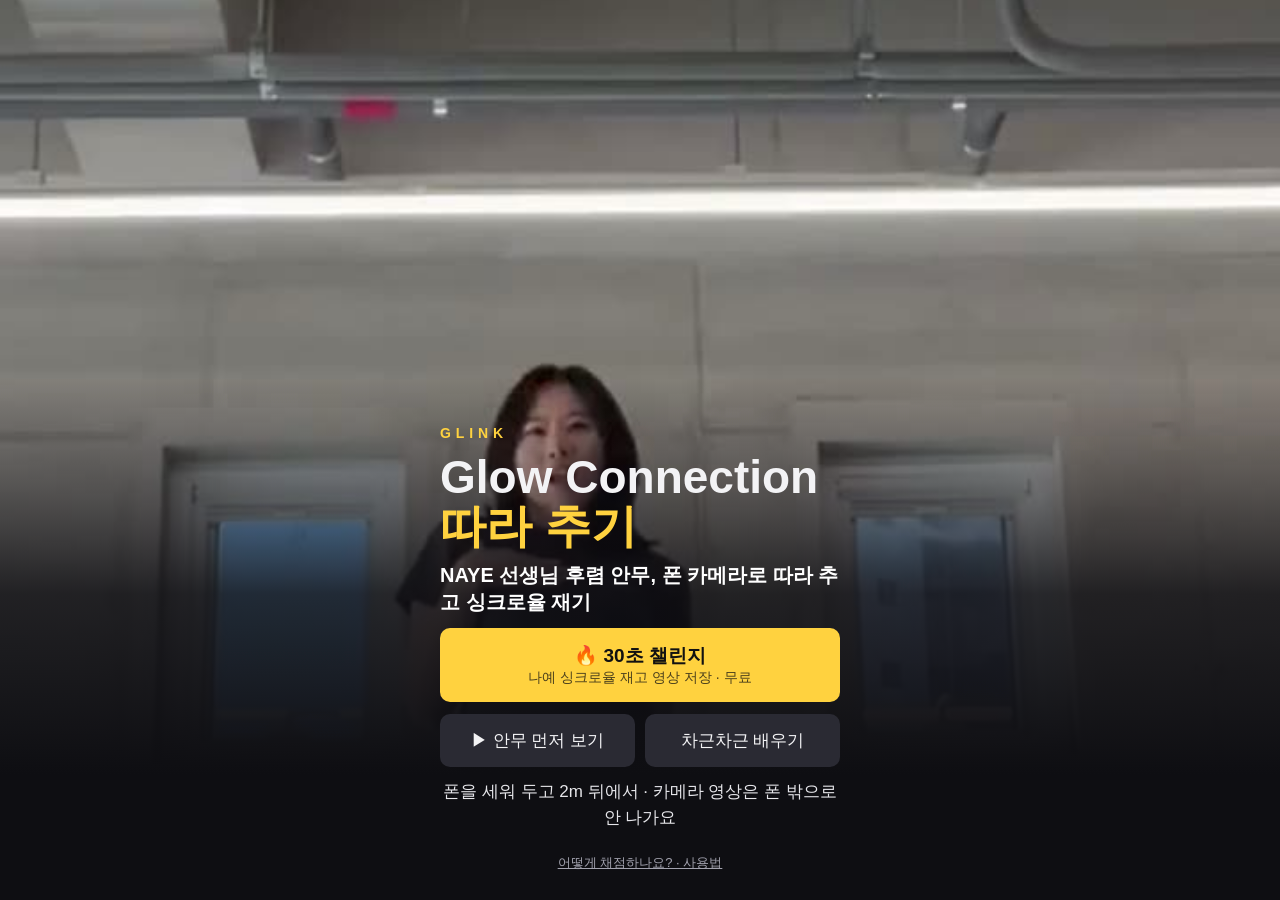
<file: glink-practice/index.html>
<!doctype html>
<html lang="ko">
<head>
<meta charset="utf-8">
<meta name="viewport" content="width=device-width,initial-scale=1,viewport-fit=cover">
<title>Glow Connection 따라 추기 · 폰 카메라로 NAYE 안무 30초 챌린지</title>
<meta name="description" content="설치 없이 폰 카메라로 GLINK «Glow Connection» 후렴 안무(NAYE)를 따라 추고 싱크로율을 재는 무료 웹 연습. 30초 챌린지 · 한 스텝씩 배우기. 카메라 영상은 폰 밖으로 나가지 않아요.">
<link rel="canonical" href="https://kiserama.com/glink-practice/">
<meta property="og:title" content="Glow Connection 30초 챌린지 · 나예 싱크로율 재기">
<meta property="og:description" content="폰 하나로 NAYE 안무를 따라 추고 싱크로율을 재요 · 무료 · 설치 없음">
<meta property="og:image" content="https://kiserama.com/glink-practice/og.jpg">
<meta property="og:url" content="https://kiserama.com/glink-practice/">
<meta property="og:type" content="website">
<style>
:root{--bg:#0e0e12;--panel:#17171d;--ink:#f3f3f5;--dim:#a2a2ae;--ok:#3ddc84;--bad:#ff5a6a;--acc:#ffd23f}
*{box-sizing:border-box}
[hidden]{display:none!important}
html,body{height:100%}
body{margin:0;background:var(--bg);color:var(--ink);font-family:-apple-system,"Apple SD Gothic Neo",Pretendard,sans-serif;height:100vh;height:100dvh;display:flex;flex-direction:column;overflow:hidden;-webkit-tap-highlight-color:transparent}
.stage{flex:1;display:flex;flex-direction:column;gap:4px;min-height:0}
.pane{position:relative;flex:1;min-height:0;background:#000;display:flex;justify-content:center;overflow:hidden}
.pane video,.pane canvas{position:absolute;height:100%;max-width:100%;object-fit:contain}
.pane canvas{pointer-events:none}
#tbox{position:absolute;inset:0;display:flex;justify-content:center;transform-origin:50% 50%;will-change:transform}
#teacher{transition:opacity .4s}
#user,#userCanvas{object-fit:contain}
#user,#userCanvas.mirror{transform:scaleX(-1)}
#user.nomirror{transform:none}
.pane.me.hide{flex:0 0 0;min-height:0;overflow:hidden}
.tag{position:absolute;left:10px;top:8px;background:#0009;padding:3px 8px;border-radius:6px;font-size:13px;color:var(--dim);z-index:2}
#tscore{position:absolute;right:12px;top:60px;z-index:2;font-size:28px;font-weight:800;text-shadow:0 2px 10px #000}
#big{position:fixed;inset:0;display:flex;align-items:center;justify-content:center;text-align:center;padding:0 4vw;font-size:min(13vw,16vh,96px);line-height:1.15;font-weight:800;text-shadow:0 4px 24px #000;z-index:7;pointer-events:none;word-break:keep-all}
.bar{position:absolute;left:0;right:0;bottom:0;height:6px;background:#fff1;z-index:2}
.bar i{display:block;height:100%;width:0;background:var(--acc);transition:width .1s}
.ctl{background:var(--panel);padding:8px max(10px,env(safe-area-inset-right)) max(8px,env(safe-area-inset-bottom)) max(10px,env(safe-area-inset-left));display:flex;flex-wrap:wrap;gap:8px;align-items:center;font-size:14px}
.steps{display:flex;gap:4px;flex-wrap:wrap}
.steps span{min-width:30px;padding:4px 6px;border-radius:6px;background:#2a2a33;color:var(--dim);text-align:center;font-size:12px;cursor:pointer}
.steps span.done{background:#1f5c3a;color:#fff}
.steps span.cur{outline:2px solid var(--acc);color:#fff}
.steps span.lock{opacity:.55}
button,select{background:#2a2a33;color:var(--ink);border:0;border-radius:10px;padding:9px 14px;font-size:15px;cursor:pointer}
button.pri{background:var(--acc);color:#111;font-weight:700}
button:disabled{opacity:.5}
#msg{color:var(--dim);flex-basis:100%;font-size:13px}
label{color:var(--dim)}
.dev{display:none}
body.devmode .dev{display:inline-flex;gap:6px;align-items:center}
/* 연습 중: 스텝 칸만 겹쳐 띄우고 자리 차지 안 함 · 단계 이름 띠는 위에 */
body.playing .ctl{position:fixed;left:0;right:0;bottom:0;z-index:6;background:linear-gradient(transparent,#000a);padding-top:18px;pointer-events:none}
body.playing .ctl > :not(.steps){display:none}
body.playing .steps span{background:#ffffff26;backdrop-filter:blur(4px)}
#stagebar{display:none;position:fixed;left:50%;transform:translateX(-50%);top:max(10px,env(safe-area-inset-top));z-index:6;background:#000b;color:#fff;border-radius:16px;padding:6px 12px;font-size:14px;max-width:calc(100vw - 120px);text-align:center;word-break:keep-all}
body.playing #stagebar{display:block}
#stagebar.tip{background:#b8323fcc}
#stopFab{display:none;position:fixed;right:max(12px,env(safe-area-inset-right));top:max(10px,env(safe-area-inset-top));z-index:8;background:#000b;color:#fff;border-radius:22px;padding:9px 15px;font-size:15px}
body.playing #stopFab{display:block}
/* 연습 중 내 카메라 작은 창 */
body.playing .pane.me.hide{position:fixed;left:max(10px,env(safe-area-inset-left));top:max(52px,calc(env(safe-area-inset-top) + 44px));width:24vw;height:32vw;flex:none;z-index:6;border-radius:10px;border:2px solid #ffffff55;background:#000}
body.playing .pane.me.hide .tag,body.playing .pane.me.hide #score,body.playing .pane.me.hide .bar,body.playing .pane.me.hide canvas{display:none}
/* 통과 후 내 동작 다시 보기: 내 영상 가득 · 나예는 오른쪽 위 작은 창 */
body.replaying .stage>.pane:first-child{position:fixed;right:max(10px,env(safe-area-inset-right));top:max(110px,calc(env(safe-area-inset-top) + 100px));width:30vw;height:48vw;flex:none;z-index:6;border-radius:10px;border:2px solid #ffffff55}
body.replaying .stage>.pane:first-child .tag,body.replaying #tscore,body.replaying #score{display:none}
body.replaying .pane.me{flex:1}
#score{position:absolute;right:10px;top:8px;z-index:2;text-align:right}
#score b{font-size:30px;display:block}
#score small{color:var(--dim)}
/* 모달 공통 */
.modal{position:fixed;inset:0;z-index:10;background:#000c;display:flex;align-items:center;justify-content:center;padding:20px max(16px,env(safe-area-inset-right)) 20px max(16px,env(safe-area-inset-left));overflow:auto}
.modal[hidden]{display:none}
.card{background:var(--panel);border-radius:16px;padding:20px;max-width:380px;width:100%;display:flex;flex-direction:column;gap:12px}
.card h1{font-size:21px;margin:0;line-height:1.3;word-break:keep-all}
.card h2{font-size:19px;margin:0}
.card p,.card li{color:var(--dim);margin:0;font-size:14px;line-height:1.55;word-break:keep-all}
.card ol{margin:0;padding-left:20px;display:flex;flex-direction:column;gap:6px}
.card li b{color:var(--ink)}
.card a{color:var(--acc)}
.card .row{display:flex;gap:8px;flex-wrap:wrap}
.card .row button{flex:1}
.card .note{font-size:12px}
.warn{background:#3a2a10;border-radius:10px;padding:10px;color:#ffd9a0!important}
#turn{display:none}
@media (orientation: landscape) and (max-height: 600px){
  #turn{display:flex;position:fixed;inset:0;z-index:20;background:var(--bg);align-items:center;justify-content:center;font-size:20px;color:var(--ink)}
}
#big.setup{font-size:min(9vw,56px)}
body.replaying #stopFab{background:#000d}

/* 오픈 화면 */
#splash{position:fixed;inset:0;z-index:30;display:flex;align-items:flex-end;justify-content:center;background:#0e0e12;overflow:hidden}
#splash[hidden],#guide[hidden]{display:none}
.sp-bg{position:absolute;inset:0;background:url(splash.jpg) center 20%/cover;opacity:1;filter:saturate(1.1);animation:spz 9s ease-out both}
.sp-bg::after{content:"";position:absolute;inset:0;background:linear-gradient(180deg,#0e0e1200 42%,#0e0e12d9 66%,#0e0e12 86%)}
.sp-bg video{width:100%;height:100%;object-fit:cover;object-position:center 20%;display:block}
@keyframes spz{from{transform:scale(1.12)}to{transform:scale(1)}}
.sp-in{position:relative;width:100%;max-width:440px;padding:24px max(20px,env(safe-area-inset-right)) max(28px,calc(env(safe-area-inset-bottom) + 18px)) max(20px,env(safe-area-inset-left));display:flex;flex-direction:column;gap:12px;animation:spu .7s .15s ease-out both}
@keyframes spu{from{transform:translateY(16px)}to{transform:none}}
.sp-brand{letter-spacing:.35em;font-weight:800;color:var(--acc);font-size:14px}
.sp-title{margin:0;font-size:min(11vw,46px);line-height:1.05;font-weight:900}
.sp-title span{color:var(--acc)}
.sp-sub{margin:0;color:#fff;font-size:20px;font-weight:600}
.sp-pts{margin:4px 0 6px;padding:0;list-style:none;display:flex;flex-direction:column;gap:6px;color:var(--dim);font-size:14px}
.sp-pts li::before{content:"✓ ";color:var(--ok)}
.sp-go{font-size:19px;padding:15px}
.sp-two{display:flex;gap:10px}
.sp-two>*{flex:1 1 0;min-width:0;margin:0;font-size:17px;white-space:nowrap}
.sp-apply{display:flex;align-items:center;justify-content:center;border:2px solid var(--acc);color:var(--acc);border-radius:10px;font-weight:700;text-decoration:none;box-sizing:border-box}
.sp-class{margin:0;text-align:center;color:#e6e6ea;font-size:17px;line-height:1.5}
.sp-class b{color:var(--ink)}
.sp-due{color:var(--acc);font-weight:700}
#saveTitle.score{font-size:44px;color:var(--acc);margin:4px 0}
.sp-go small{display:block;font-size:14px;font-weight:500;opacity:.75}
/* 먼저 보기 (카메라 없이) */
#peek{position:fixed;inset:0;z-index:31;background:#000;display:flex;flex-direction:column}
#peek[hidden]{display:none}
#peekVid{flex:1;min-height:0;width:100%;object-fit:contain;background:#000}
.pk-in{width:100%;max-width:440px;margin:0 auto;box-sizing:border-box;padding:14px max(16px,env(safe-area-inset-right)) max(18px,calc(env(safe-area-inset-bottom) + 12px)) max(16px,env(safe-area-inset-left));display:flex;flex-direction:column;gap:10px}
.pk-t{margin:0;text-align:center;font-weight:700;word-break:keep-all}
.pk-apply{display:block;text-align:center;background:var(--acc);color:#111;font-weight:700;text-decoration:none;border-radius:10px;padding:14px;font-size:17px}
.sp-link{background:none;color:var(--dim);text-decoration:underline;padding:6px;font-size:13px}
.sp-eta{margin:0;color:var(--dim);font-size:13px;text-align:center}
@media (prefers-reduced-motion: reduce){.sp-bg,.sp-in{animation:none}}
/* 설치 가이드 */
#guide{position:fixed;inset:0;z-index:29;background:var(--bg);display:flex;flex-direction:column;padding:max(14px,env(safe-area-inset-top)) max(16px,env(safe-area-inset-right)) max(16px,calc(env(safe-area-inset-bottom) + 10px)) max(16px,env(safe-area-inset-left))}
.gd-top{display:flex;justify-content:space-between;align-items:center;color:var(--dim);font-size:13px}
.gd-wrap{flex:1;overflow:hidden;min-height:0;display:flex}
.gd-cards{flex:1;display:flex;min-height:0;transition:transform .3s ease}
@media (prefers-reduced-motion: reduce){.gd-cards{transition:none}}
.gd-card{flex:0 0 100%;display:flex;flex-direction:column;justify-content:center;gap:12px;padding:8px 4px;max-width:520px;margin:0 auto;min-width:0}
.gd-ill{width:100%;max-height:38vh;background:#15151b;border-radius:16px}
.gd-card h2{margin:6px 0 0;font-size:22px;word-break:keep-all}
.gd-card h2 b{color:var(--acc)}
.gd-card p{margin:0;color:var(--dim);font-size:15px;line-height:1.6;word-break:keep-all}
.gd-card a{color:var(--acc)}
.gd-card p.gd-small{font-size:13px;line-height:1.55}
.gd-dots{display:flex;justify-content:center;gap:6px;margin:10px 0}
.gd-dots i{width:7px;height:7px;border-radius:50%;background:#3a3a46}
.gd-dots i.on{background:var(--acc);width:20px;border-radius:4px}
.gd-nav{display:flex;gap:10px}
.gd-nav button{flex:1;padding:13px;font-size:16px}
#go{width:100%;padding:14px;font-size:17px}
.card a.dl{font-size:13px;color:var(--dim);text-align:center;text-decoration:underline;padding:2px}
#saveVideo{width:100%;border-radius:10px;background:#000;max-height:40vh}
</style>
</head>
<body>
<div id="turn">📱 폰을 세로로 세워 주세요</div>

<!-- 오픈 화면 (앱처럼) -->
<div id="splash">
  <div class="sp-bg"><video id="spVid" src="teacher.mp4?v=3" autoplay muted loop playsinline preload="auto" aria-hidden="true"></video></div>
  <div class="sp-in">
    <div class="sp-brand">GLINK</div>
    <h1 class="sp-title">Glow Connection<br><span>따라 추기</span></h1>
    <p class="sp-sub">NAYE 선생님 후렴 안무, 폰 카메라로 따라 추고 싱크로율 재기</p>
    <p class="warn" id="inapp" hidden></p>
    <button id="kakaoOpen" class="pri" hidden>외부 브라우저로 열기</button>
    <button class="pri sp-go" id="spChal">🔥 30초 챌린지<small>나예 싱크로율 재고 영상 저장 · 무료</small></button>
    <div class="sp-two">
      <button class="sp-go" id="spPeek">▶ 안무 먼저 보기</button>
      <button class="sp-go" id="spGo">차근차근 배우기</button>
    </div>
    <p class="sp-class">폰을 세워 두고 2m 뒤에서 · 카메라 영상은 폰 밖으로 안 나가요</p>
    <button class="sp-link" id="spGuide" hidden>설치 가이드 다시 보기</button>
    <p class="sp-eta" id="eta"></p>
    <p class="sp-eta"><a href="guide.html" style="color:inherit">어떻게 채점하나요? · 사용법</a></p>
  </div>
</div>

<!-- 먼저 보기 (카메라 없이 선생님 영상만) -->
<div id="peek" hidden>
  <video id="peekVid" src="teacher.mp4?v=3" playsinline controls preload="none"></video>
  <div class="pk-in">
    <p class="pk-t">이 후렴 30초를 따라 추면<br>나예 싱크로율이 나와요</p>
    <button class="pri sp-go" id="pkChal">🔥 30초 챌린지 해 보기</button>
    <button class="sp-go" id="pkCam">차근차근 배우기</button>
    <button class="sp-link" id="pkBack">← 처음 화면</button>
  </div>
</div>

<!-- 설치 가이드 (넘겨 보기) -->
<div id="guide" hidden>
  <div class="gd-top"><span id="gdCount">1 / 4</span><button class="sp-link" id="gdSkip">건너뛰기</button></div>
  <div class="gd-wrap" id="gdWrap"><div class="gd-cards" id="gdCards">
    <section class="gd-card">
      <svg viewBox="0 0 320 240" class="gd-ill" aria-hidden="true">
        <rect x="0" y="200" width="320" height="6" fill="#2a2a33"/>
        <!-- 의자 위 책 + 세운 폰 -->
        <rect x="40" y="150" width="70" height="50" rx="4" fill="#3a3a46"/><rect x="48" y="134" width="54" height="16" rx="2" fill="#5b4b8a"/><rect x="50" y="122" width="50" height="12" rx="2" fill="#8a6b3a"/>
        <rect x="64" y="72" width="26" height="50" rx="5" fill="#111" stroke="#ffd23f" stroke-width="3"/><circle cx="77" cy="78" r="2" fill="#ffd23f"/>
        <!-- 사람 -->
        <circle cx="240" cy="52" r="14" fill="#f3f3f5"/><rect x="226" y="68" width="28" height="62" rx="12" fill="#f3f3f5"/><rect x="228" y="128" width="10" height="72" rx="5" fill="#f3f3f5"/><rect x="242" y="128" width="10" height="72" rx="5" fill="#f3f3f5"/>
        <!-- 배꼽 높이 선 -->
        <line x1="20" y1="100" x2="300" y2="100" stroke="#ffd23f" stroke-dasharray="6 6" stroke-width="2"/>
        <text x="120" y="92" fill="#ffd23f" font-size="13">배꼽 높이 ≈ 1m</text>
      </svg>
      <h2>① 폰을 <b>세로로</b>, 배꼽 높이에</h2>
      <p>의자 위에 책을 쌓거나 선반·창틀에 기대 세워 주세요. 화면이 나를 보게(앞카메라) 두면 돼요.</p>
    </section>
    <section class="gd-card">
      <svg viewBox="0 0 320 240" class="gd-ill" aria-hidden="true">
        <rect x="0" y="200" width="320" height="6" fill="#2a2a33"/>
        <rect x="30" y="110" width="18" height="34" rx="4" fill="#111" stroke="#ffd23f" stroke-width="3"/>
        <polygon points="48,127 250,40 250,206" fill="#ffd23f22"/>
        <circle cx="240" cy="62" r="13" fill="#f3f3f5"/><rect x="227" y="77" width="26" height="58" rx="11" fill="#f3f3f5"/><rect x="229" y="133" width="9" height="67" rx="4" fill="#f3f3f5"/><rect x="242" y="133" width="9" height="67" rx="4" fill="#f3f3f5"/>
        <line x1="48" y1="220" x2="232" y2="220" stroke="#ffd23f" stroke-width="2"/><polygon points="232,215 242,220 232,225" fill="#ffd23f"/><polygon points="58,215 48,220 58,225" fill="#ffd23f"/>
        <text x="140" y="236" fill="#ffd23f" font-size="14" text-anchor="middle">약 2m (큰 걸음 세 번)</text>
      </svg>
      <h2>② <b>2m</b> 떨어져 서요</h2>
      <p>머리부터 무릎 아래(되면 발끝)까지 화면에 들어오면 돼요. 시작하면 화면에 «무릎이 안 보여요»처럼 알려 줘요.</p>
    </section>
    <section class="gd-card">
      <svg viewBox="0 0 320 240" class="gd-ill" aria-hidden="true">
        <rect x="20" y="30" width="130" height="170" rx="10" fill="#1b1b22" stroke="#3a3a46"/>
        <circle cx="85" cy="70" r="22" fill="#ffd23f"/><g stroke="#ffd23f" stroke-width="3">
        <line x1="85" y1="38" x2="85" y2="30"/><line x1="85" y1="102" x2="85" y2="110"/><line x1="53" y1="70" x2="45" y2="70"/><line x1="117" y1="70" x2="125" y2="70"/></g>
        <text x="85" y="150" fill="#f3f3f5" font-size="15" text-anchor="middle">밝은 곳</text><text x="85" y="172" fill="#a2a2ae" font-size="12" text-anchor="middle">빛은 내 앞쪽에서</text>
        <rect x="170" y="30" width="130" height="170" rx="10" fill="#1b1b22" stroke="#3a3a46"/>
        <path d="M205 95 h16 l20 -18 v66 l-20 -18 h-16 z" fill="#f3f3f5"/><path d="M252 90 q12 20 0 40 M262 80 q22 30 0 60" stroke="#ffd23f" stroke-width="4" fill="none"/>
        <text x="235" y="172" fill="#f3f3f5" font-size="15" text-anchor="middle">소리 켜기</text><text x="235" y="192" fill="#a2a2ae" font-size="12" text-anchor="middle">무음 스위치 끄기</text>
      </svg>
      <h2>③ <b>밝은 곳</b>에서, <b>소리 켜고</b></h2>
      <p>창을 등지면(역광) 몸을 잘 못 알아봐요. 무음 모드면 박자 소리가 안 나요. 뒤에 다른 사람이 지나가지 않게 해 주세요.</p>
    </section>
    <section class="gd-card">
      <svg viewBox="0 0 320 240" class="gd-ill" aria-hidden="true">
        <rect x="110" y="20" width="100" height="190" rx="16" fill="#111" stroke="#3a3a46" stroke-width="3"/>
        <rect x="120" y="40" width="80" height="70" rx="6" fill="#2a2a33"/><circle cx="160" cy="68" r="12" fill="#f3f3f5"/><rect x="148" y="82" width="24" height="24" rx="8" fill="#f3f3f5"/>
        <rect x="128" y="122" width="64" height="8" rx="4" fill="#3ddc84"/><rect x="128" y="138" width="44" height="8" rx="4" fill="#ffd23f"/>
        <path d="M150 168 l8 8 l16 -18" stroke="#3ddc84" stroke-width="5" fill="none" stroke-linecap="round"/>
        <text x="160" y="232" fill="#a2a2ae" font-size="12" text-anchor="middle">🔒 영상은 이 폰 안에서만</text>
      </svg>
      <h2>④ 카메라를 <b>허용</b>해 주세요</h2>
      <p>«카메라 접근 허용?»이 뜨면 «허용»을 눌러요.</p>
      <p class="gd-small">🔒 카메라 영상은 이 폰 안에서만 분석하고 서버로 보내지 않아요. «다시 보기»용 녹화도 폰 메모리에만 잠깐 있다가 지워져요. «내 영상 저장·공유»를 직접 누를 때만 영상이 내가 고른 곳으로 가요. 이름·연락처·점수도 보내지 않아요. <a href="privacy.html" target="_blank">자세히</a></p>
    </section>
  </div></div>
  <div class="gd-dots" id="gdDots"><i></i><i></i><i></i><i></i></div>
  <div class="gd-nav"><button id="gdPrev">이전</button><button class="pri" id="gdNext">다음</button></div>
  <button class="pri" id="go" hidden disabled>준비 중…</button>
</div>

<!-- 잠긴 칸 확인 -->
<div class="modal" id="confirm" hidden>
  <div class="card">
    <h2 id="confirmTitle">바로 시험 볼까요?</h2>
    <p id="confirmText">원래 속도로 한 번 맞히면 여기까지 한꺼번에 열려요.</p>
    <div class="row"><button id="cNo">아니요</button><button class="pri" id="cYes">시험 보기</button></div>
  </div>
</div>

<!-- 화면 한 번 눌러 달라 (소리·영상 재생 허락) -->
<div class="modal" id="tapbox" hidden>
  <div class="card"><h2>화면을 한 번 눌러 주세요</h2><p>선생님 영상을 다시 틀게요.</p><button class="pri" id="tapBtn">계속하기</button></div>
</div>

<!-- 카메라를 못 열었을 때 -->
<div class="modal" id="fail" hidden>
  <div class="card"><h2>카메라를 켜지 못했어요</h2><p id="failText"></p><p class="note">카메라 영상은 폰 밖으로 나가지 않아요.</p>
  <button class="pri" id="kakaoBtn" hidden>외부 브라우저로 열기</button>
  <div class="row"><button id="failClose">닫기</button><button id="reloadBtn">새로고침</button></div></div>
</div>

<!-- 완주 · 저장 · 신청 -->
<div class="modal" id="savebox" hidden>
  <div class="card">
    <h2 id="saveTitle">후렴 완주! 💃</h2>
    <p id="saveText">방금 춘 후렴 전체(위 선생님 · 아래 나)를 내 폰에 저장할 수 있어요.</p>
    <video id="saveVideo" playsinline controls muted hidden></video>
    <p class="note" id="saveHint" hidden>«파일로 저장»을 누르면 파일 앱 › 다운로드에 저장돼요. 파일 앱에서 열어 공유 → «동영상 저장»을 누르면 사진첩으로 가요.</p>
        <button class="pri" id="saveMeBtn" hidden>내 춤만 저장·공유</button>
    <a id="dlMeBtn" hidden class="dl">내 춤만 · 파일로 저장</a>
    <button class="pri" id="saveBtn">선생님과 같이 저장·공유</button>
    <a id="dlBtn" hidden class="dl">선생님과 같이 · 파일로 저장</a>
    <a id="ctaBtn" hidden><button class="pri" style="width:100%">11/10 NAYE 현장 클래스 신청하기 →</button></a>
    <button class="pri" id="againBtn" hidden>다시 도전</button>
    <button id="nextBtn">마치기</button>
  </div>
</div>

<div id="stagebar"></div>
<div class="stage">
  <div class="pane"><span class="tag">선생님 · NAYE</span><div id="tbox"><video id="teacher" src="teacher.mp4?v=3" playsinline preload="auto"></video><canvas id="teacherCanvas"></canvas></div><div id="tscore"></div><div id="big"></div></div>
  <div class="pane me"><span class="tag" id="userTag">나</span><video id="user" playsinline muted></video><canvas id="userCanvas" class="mirror"></canvas>
    <div id="score"><b id="live">–</b><small id="pass"></small></div><div class="bar"><i id="prog"></i></div></div>
</div>
<button id="stopFab">멈춤</button>
<div class="ctl">
  <button class="pri" id="start" disabled>준비 중…</button>
  <div class="steps" id="steps"></div>
  <label>반 <select id="thr"><option value="55">쉬움반</option><option value="65" selected>표준반</option><option value="75">어려운반</option></select></label>
  <button id="reset">처음부터</button>
  <span class="dev"><label>보기 <select id="focus"><option value="all">전신</option><option value="upper">상체만</option><option value="lower">하체만</option></select></label></span>
  <span class="dev"><label>입력 <select id="src"><option value="cam">내 카메라</option><option value="test-good">시험: 선생님 영상</option><option value="test-bad">시험: 다른 춤</option><option value="test-blonde">시험: 금발 멤버</option></select></label></span>
  <span class="dev"><button id="skip">건너뛰기</button></span>
  <div id="msg">불러오는 중…</div>
</div>
<script type="module" src="app.js?v=49"></script>
</body>
</html>
</file>
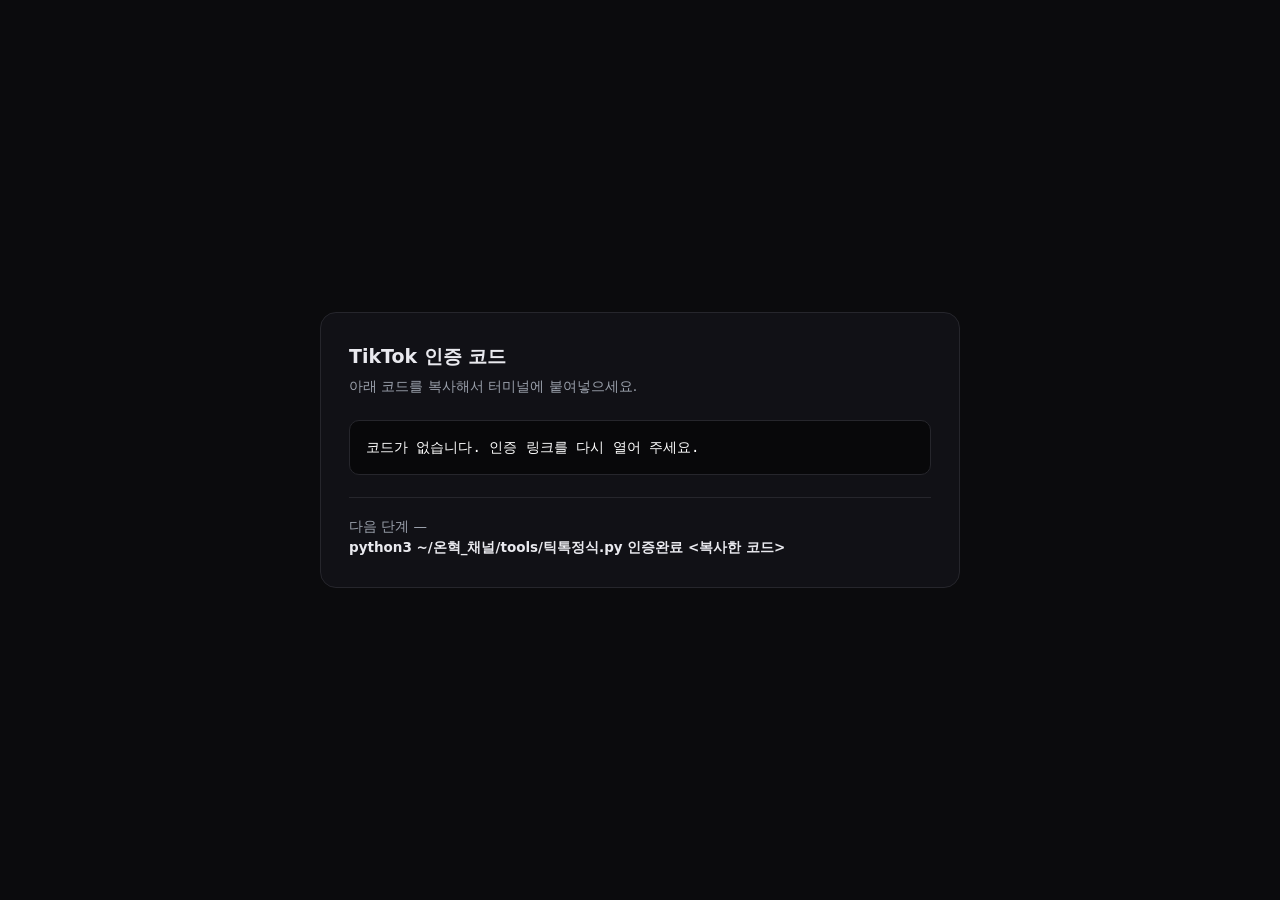
<file: tiktok-callback.html>
<!doctype html>
<html lang="ko">
<head>
<meta charset="utf-8">
<meta name="viewport" content="width=device-width,initial-scale=1">
<meta name="robots" content="noindex">
<title>TikTok 인증 코드</title>
<style>
 :root{--bg:#0b0b0d;--fg:#e9e9ee;--dim:#9aa0ab;--line:#26262c;--acc:#ff4d6d;--ok:#3ad07a}
 *{box-sizing:border-box}
 body{margin:0;min-height:100vh;background:var(--bg);color:var(--fg);display:flex;
   align-items:center;justify-content:center;padding:24px;
   font:16px/1.6 -apple-system,system-ui,"Apple SD Gothic Neo",sans-serif}
 .card{width:100%;max-width:640px;border:1px solid var(--line);border-radius:16px;
   background:#111116;padding:28px}
 h1{font-size:19px;margin:0 0 4px}
 .sub{color:var(--dim);font-size:14px;margin:0 0 22px}
 code{display:block;background:#08080a;border:1px solid var(--line);border-radius:10px;
   padding:16px;font:14px/1.5 ui-monospace,SFMono-Regular,Menlo,monospace;
   word-break:break-all;color:#fff;margin-bottom:14px}
 button{width:100%;padding:14px;border:0;border-radius:10px;background:var(--acc);
   color:#fff;font-size:15px;font-weight:600;cursor:pointer}
 button:disabled{background:var(--ok)}
 .next{margin-top:22px;padding-top:18px;border-top:1px solid var(--line);
   color:var(--dim);font-size:13.5px}
 .next b{color:var(--fg)}
 .err{color:var(--acc)}
</style>
</head>
<body>
<div class="card">
  <h1>TikTok 인증 코드</h1>
  <p class="sub" id="sub">아래 코드를 복사해서 터미널에 붙여넣으세요.</p>
  <code id="code">…</code>
  <button id="btn">코드 복사</button>
  <div class="next">
    다음 단계 —<br>
    <b>python3 ~/온혁_채널/tools/틱톡정식.py 인증완료 &lt;복사한 코드&gt;</b>
  </div>
</div>
<script>
(function(){
  var p = new URLSearchParams(location.search);
  var code = p.get('code'), err = p.get('error');
  var el = document.getElementById('code'), btn = document.getElementById('btn');
  if (err) {
    el.textContent = err + (p.get('error_description') ? ' — ' + p.get('error_description') : '');
    el.className = 'err';
    document.getElementById('sub').textContent = '인증이 거부되었거나 실패했습니다.';
    btn.style.display = 'none';
    return;
  }
  if (!code) {
    el.textContent = '코드가 없습니다. 인증 링크를 다시 열어 주세요.';
    btn.style.display = 'none';
    return;
  }
  el.textContent = code;
  btn.addEventListener('click', function(){
    navigator.clipboard.writeText(code).then(function(){
      btn.textContent = '복사됨 ✓'; btn.disabled = true;
    }).catch(function(){
      var r = document.createRange(); r.selectNode(el);
      var s = getSelection(); s.removeAllRanges(); s.addRange(r);
      btn.textContent = '직접 복사하세요 (선택됨)';
    });
  });
})();
</script>
</body>
</html>
</file>
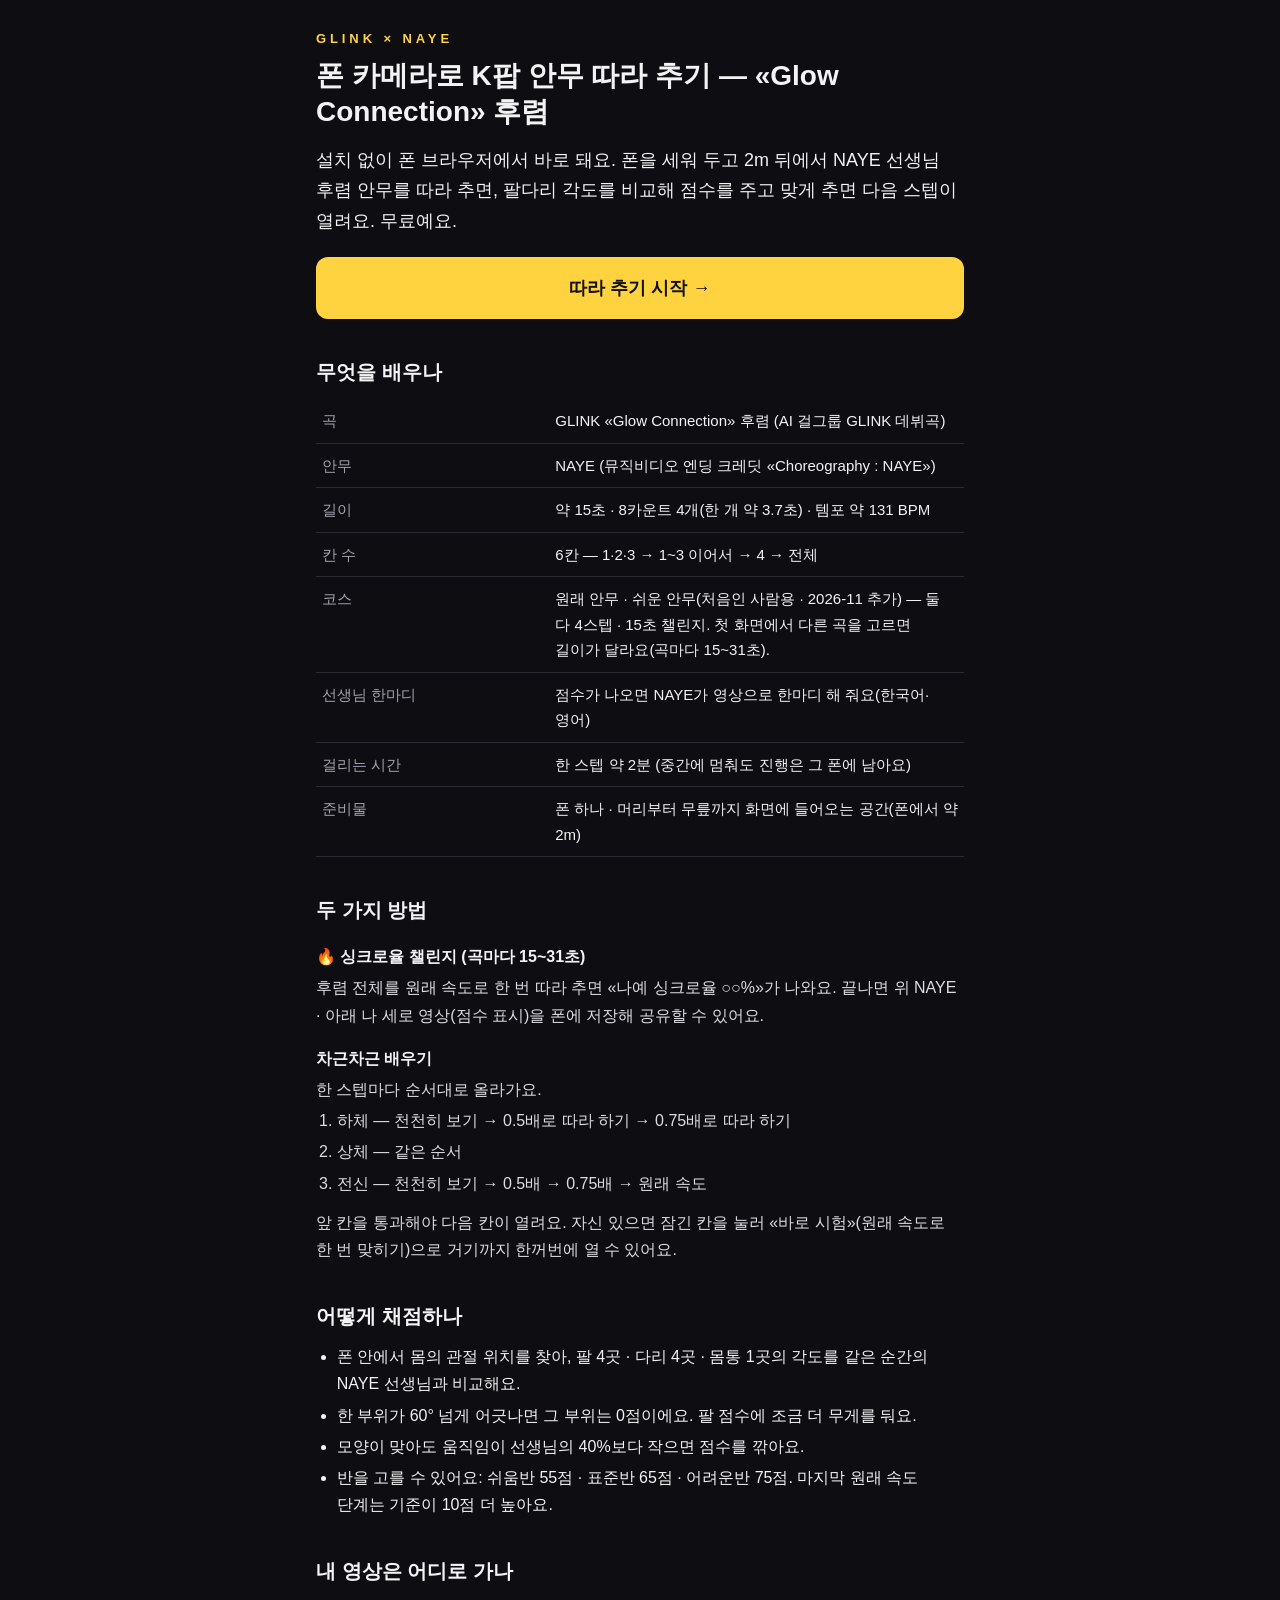
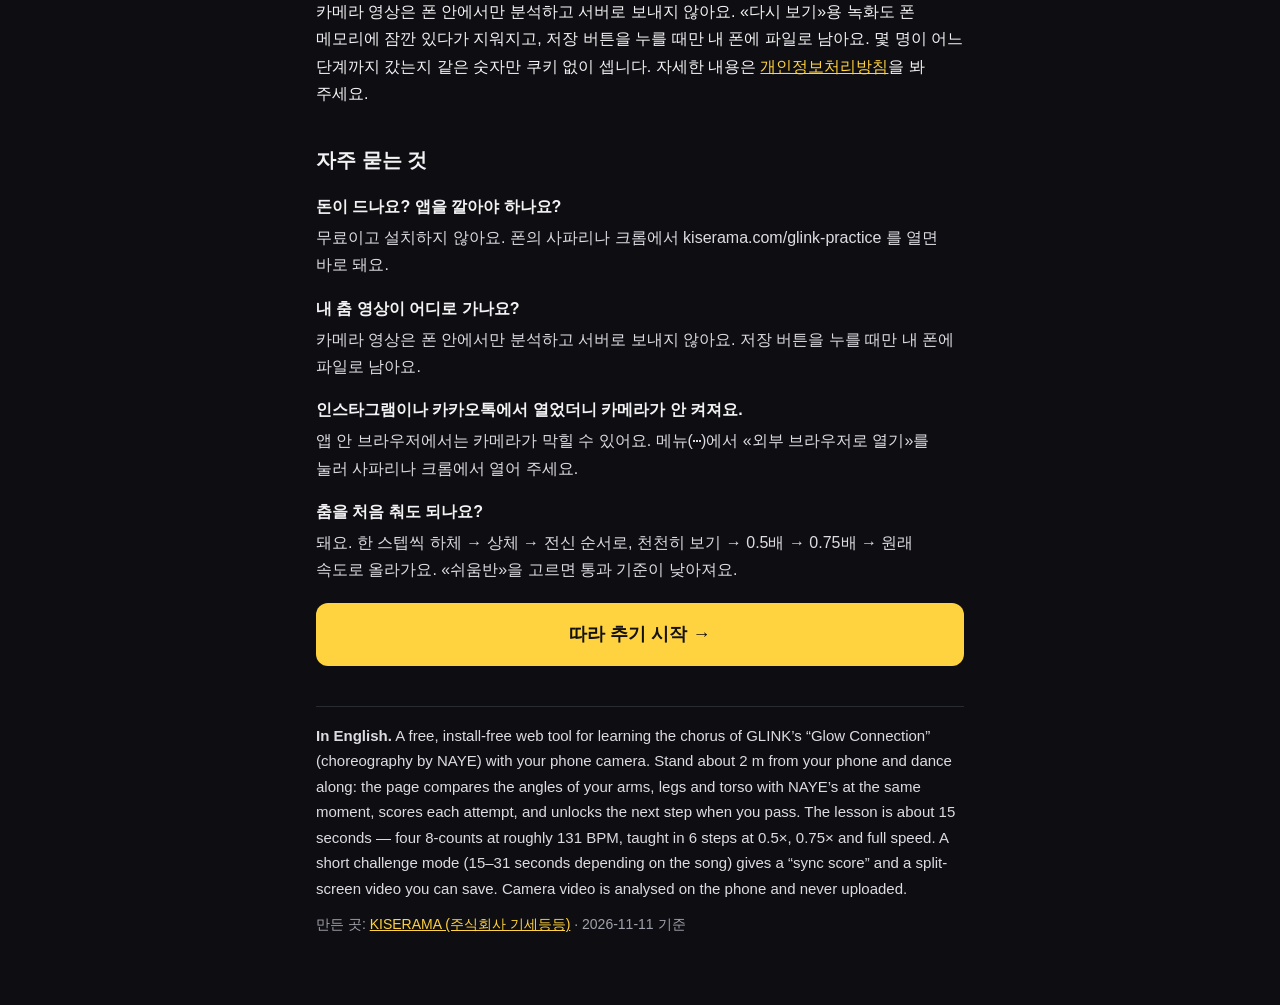
<file: glink-dance/guide.html>
<!doctype html>
<html lang="ko">
<head>
<meta charset="utf-8">
<meta name="viewport" content="width=device-width,initial-scale=1,viewport-fit=cover">
<title>폰 카메라로 K팝 안무 따라 추기 — GLINK «Glow Connection» 후렴 (NAYE 안무) 무료 연습</title>
<meta name="description" content="설치 없이 폰 브라우저에서 GLINK «Glow Connection» 후렴 안무(안무가 NAYE)를 카메라로 따라 추고 채점받는 무료 연습 페이지. 후렴 약 15초 · 8카운트 4개 · 6칸 · 0.5배→0.75배→원래 속도. 카메라 영상은 폰 밖으로 나가지 않습니다.">
<link rel="canonical" href="https://kiserama.com/glink-practice/guide.html">
<meta property="og:title" content="폰 카메라로 K팝 안무 따라 추기 — GLINK «Glow Connection» × NAYE">
<meta property="og:description" content="설치 없이 폰으로 후렴 안무를 따라 추고 나예 싱크로율을 재요. 무료.">
<meta property="og:image" content="https://kiserama.com/glink-practice/og.jpg">
<meta property="og:url" content="https://kiserama.com/glink-practice/guide.html">
<meta property="og:type" content="article">
<script type="application/ld+json">
{
  "@context": "https://schema.org",
  "@graph": [
    {
      "@type": "WebApplication",
      "@id": "https://kiserama.com/glink-practice/#app",
      "name": "Glow Connection 따라 추기",
      "url": "https://kiserama.com/glink-practice/",
      "applicationCategory": "EducationalApplication",
      "operatingSystem": "iOS, Android (웹 브라우저)",
      "inLanguage": "ko",
      "offers": { "@type": "Offer", "price": "0", "priceCurrency": "KRW" },
      "description": "폰 카메라로 GLINK «Glow Connection» 후렴 안무(안무가 NAYE)를 따라 추면 팔다리 각도를 비교해 채점하고, 맞게 추면 다음 스텝이 열리는 무료 웹 연습 도구.",
      "publisher": { "@type": "Organization", "name": "KISERAMA (주식회사 기세등등)", "url": "https://kiserama.com/" }
    },
    {
      "@type": "FAQPage",
      "mainEntity": [
        { "@type": "Question", "name": "돈이 드나요? 앱을 깔아야 하나요?", "acceptedAnswer": { "@type": "Answer", "text": "무료이고 설치하지 않아요. 폰의 사파리나 크롬에서 kiserama.com/glink-practice 를 열면 바로 돼요." } },
        { "@type": "Question", "name": "내 춤 영상이 어디로 가나요?", "acceptedAnswer": { "@type": "Answer", "text": "카메라 영상은 폰 안에서만 분석하고 서버로 보내지 않아요. 저장 버튼을 누를 때만 내 폰에 파일로 남아요." } },
        { "@type": "Question", "name": "인스타그램이나 카카오톡에서 열었더니 카메라가 안 켜져요.", "acceptedAnswer": { "@type": "Answer", "text": "앱 안 브라우저에서는 카메라가 막힐 수 있어요. 메뉴(⋯)에서 «외부 브라우저로 열기»를 눌러 사파리나 크롬에서 열어 주세요." } },
        { "@type": "Question", "name": "춤을 처음 춰도 되나요?", "acceptedAnswer": { "@type": "Answer", "text": "돼요. 한 스텝씩 하체 → 상체 → 전신 순서로, 천천히 보기 → 0.5배 → 0.75배 → 원래 속도로 올라가요. «쉬움반»을 고르면 통과 기준이 낮아져요." } }
      ]
    }
  ]
}
</script>
<style>
:root{--bg:#0e0e12;--panel:#17171d;--ink:#f3f3f5;--dim:#a2a2ae;--line:#2a2a33;--acc:#ffd23f}
*{box-sizing:border-box}
body{margin:0;background:var(--bg);color:var(--ink);font-family:-apple-system,BlinkMacSystemFont,"Apple SD Gothic Neo","Malgun Gothic",sans-serif;line-height:1.7;font-size:16px;word-break:keep-all}
main{max-width:680px;margin:0 auto;padding:28px max(16px,env(safe-area-inset-right)) 56px max(16px,env(safe-area-inset-left))}
.brand{letter-spacing:.3em;font-weight:800;color:var(--acc);font-size:13px;margin:0}
h1{font-size:28px;line-height:1.3;margin:8px 0 14px}
h2{font-size:20px;margin:36px 0 10px}
p{margin:0 0 12px}
.lead{font-size:18px}
.go{display:block;text-align:center;background:var(--acc);color:#111;font-weight:800;text-decoration:none;border-radius:12px;padding:16px;font-size:18px;margin:20px 0}
table{width:100%;border-collapse:collapse;font-size:15px}
th,td{text-align:left;padding:9px 6px;border-bottom:1px solid var(--line);vertical-align:top}
th{color:var(--dim);font-weight:500;width:36%}
ol,ul{padding-left:1.3em;margin:0 0 12px}
li{margin:4px 0}
.note{color:var(--dim);font-size:14px}
dt{font-weight:700;margin-top:16px}
dd{margin:4px 0 0;color:#dcdce2}
a{color:var(--acc)}
.en{border-top:1px solid var(--line);margin-top:40px;padding-top:16px;color:#dcdce2;font-size:15px}
</style>
</head>
<body>
<main>
<p class="brand">GLINK × NAYE</p>
<h1>폰 카메라로 K팝 안무 따라 추기 — «Glow Connection» 후렴</h1>
<p class="lead">설치 없이 폰 브라우저에서 바로 돼요. 폰을 세워 두고 2m 뒤에서 NAYE 선생님 후렴 안무를 따라 추면, 팔다리 각도를 비교해 점수를 주고 맞게 추면 다음 스텝이 열려요. 무료예요.</p>
<a class="go" href="./?utm_source=guide">따라 추기 시작 →</a>

<h2>무엇을 배우나</h2>
<table>
  <tr><th>곡</th><td>GLINK «Glow Connection» 후렴 (AI 걸그룹 GLINK 데뷔곡)</td></tr>
  <tr><th>안무</th><td>NAYE (뮤직비디오 엔딩 크레딧 «Choreography : NAYE»)</td></tr>
  <tr><th>길이</th><td>약 15초 · 8카운트 4개(한 개 약 3.7초) · 템포 약 131 BPM</td></tr>
  <tr><th>칸 수</th><td>6칸 — 1·2·3 → 1~3 이어서 → 4 → 전체</td></tr>
  <tr><th>코스</th><td>원래 안무 · 쉬운 안무(처음인 사람용 · 2026-11 추가) — 둘 다 4스텝 · 15초 챌린지. 첫 화면에서 다른 곡을 고르면 길이가 달라요(곡마다 15~31초).</td></tr>
  <tr><th>선생님 한마디</th><td>점수가 나오면 NAYE가 영상으로 한마디 해 줘요(한국어·영어)</td></tr>
  <tr><th>걸리는 시간</th><td>한 스텝 약 2분 (중간에 멈춰도 진행은 그 폰에 남아요)</td></tr>
  <tr><th>준비물</th><td>폰 하나 · 머리부터 무릎까지 화면에 들어오는 공간(폰에서 약 2m)</td></tr>
</table>

<h2>두 가지 방법</h2>
<dl>
  <dt>🔥 싱크로율 챌린지 (곡마다 15~31초)</dt>
  <dd>후렴 전체를 원래 속도로 한 번 따라 추면 «나예 싱크로율 ○○%»가 나와요. 끝나면 위 NAYE · 아래 나 세로 영상(점수 표시)을 폰에 저장해 공유할 수 있어요.</dd>
  <dt>차근차근 배우기</dt>
  <dd>한 스텝마다 순서대로 올라가요.
    <ol>
      <li>하체 — 천천히 보기 → 0.5배로 따라 하기 → 0.75배로 따라 하기</li>
      <li>상체 — 같은 순서</li>
      <li>전신 — 천천히 보기 → 0.5배 → 0.75배 → 원래 속도</li>
    </ol>
    앞 칸을 통과해야 다음 칸이 열려요. 자신 있으면 잠긴 칸을 눌러 «바로 시험»(원래 속도로 한 번 맞히기)으로 거기까지 한꺼번에 열 수 있어요.</dd>
</dl>

<h2>어떻게 채점하나</h2>
<ul>
  <li>폰 안에서 몸의 관절 위치를 찾아, 팔 4곳 · 다리 4곳 · 몸통 1곳의 각도를 같은 순간의 NAYE 선생님과 비교해요.</li>
  <li>한 부위가 60° 넘게 어긋나면 그 부위는 0점이에요. 팔 점수에 조금 더 무게를 둬요.</li>
  <li>모양이 맞아도 움직임이 선생님의 40%보다 작으면 점수를 깎아요.</li>
  <li>반을 고를 수 있어요: 쉬움반 55점 · 표준반 65점 · 어려운반 75점. 마지막 원래 속도 단계는 기준이 10점 더 높아요.</li>
</ul>

<h2>내 영상은 어디로 가나</h2>
<p>카메라 영상은 폰 안에서만 분석하고 서버로 보내지 않아요. «다시 보기»용 녹화도 폰 메모리에 잠깐 있다가 지워지고, 저장 버튼을 누를 때만 내 폰에 파일로 남아요. 몇 명이 어느 단계까지 갔는지 같은 숫자만 쿠키 없이 셉니다. 자세한 내용은 <a href="privacy.html">개인정보처리방침</a>을 봐 주세요.</p>

<h2>자주 묻는 것</h2>
<dl>
  <dt>돈이 드나요? 앱을 깔아야 하나요?</dt>
  <dd>무료이고 설치하지 않아요. 폰의 사파리나 크롬에서 kiserama.com/glink-practice 를 열면 바로 돼요.</dd>
  <dt>내 춤 영상이 어디로 가나요?</dt>
  <dd>카메라 영상은 폰 안에서만 분석하고 서버로 보내지 않아요. 저장 버튼을 누를 때만 내 폰에 파일로 남아요.</dd>
  <dt>인스타그램이나 카카오톡에서 열었더니 카메라가 안 켜져요.</dt>
  <dd>앱 안 브라우저에서는 카메라가 막힐 수 있어요. 메뉴(⋯)에서 «외부 브라우저로 열기»를 눌러 사파리나 크롬에서 열어 주세요.</dd>
  <dt>춤을 처음 춰도 되나요?</dt>
  <dd>돼요. 한 스텝씩 하체 → 상체 → 전신 순서로, 천천히 보기 → 0.5배 → 0.75배 → 원래 속도로 올라가요. «쉬움반»을 고르면 통과 기준이 낮아져요.</dd>
</dl>

<a class="go" href="./?utm_source=guide">따라 추기 시작 →</a>

<section class="en" lang="en">
  <p><b>In English.</b> A free, install-free web tool for learning the chorus of GLINK’s “Glow Connection” (choreography by NAYE) with your phone camera. Stand about 2 m from your phone and dance along: the page compares the angles of your arms, legs and torso with NAYE’s at the same moment, scores each attempt, and unlocks the next step when you pass. The lesson is about 15 seconds — four 8-counts at roughly 131 BPM, taught in 6 steps at 0.5×, 0.75× and full speed. A short challenge mode (15–31 seconds depending on the song) gives a “sync score” and a split-screen video you can save. Camera video is analysed on the phone and never uploaded.</p>
</section>

<p class="note">만든 곳: <a href="https://kiserama.com/">KISERAMA (주식회사 기세등등)</a> · 2026-11-11 기준</p>
</main>
</body>
</html>
</file>
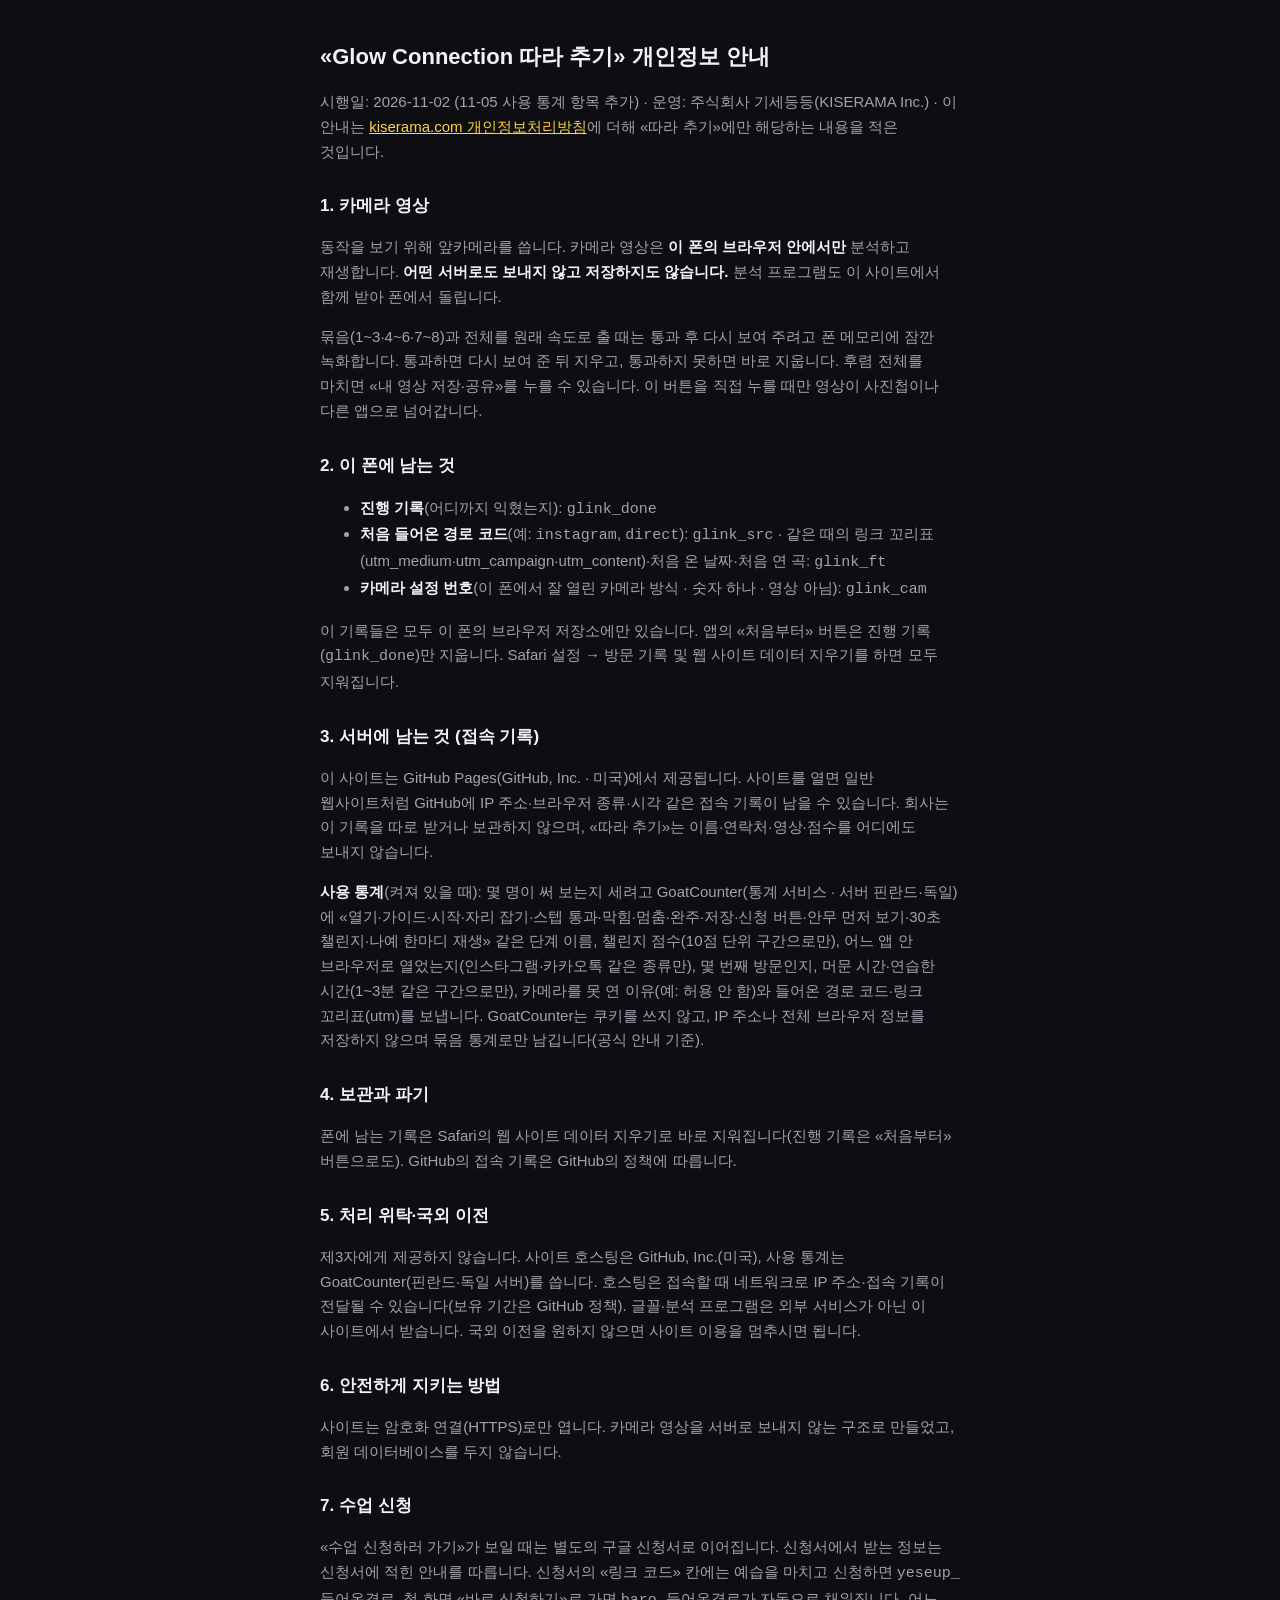
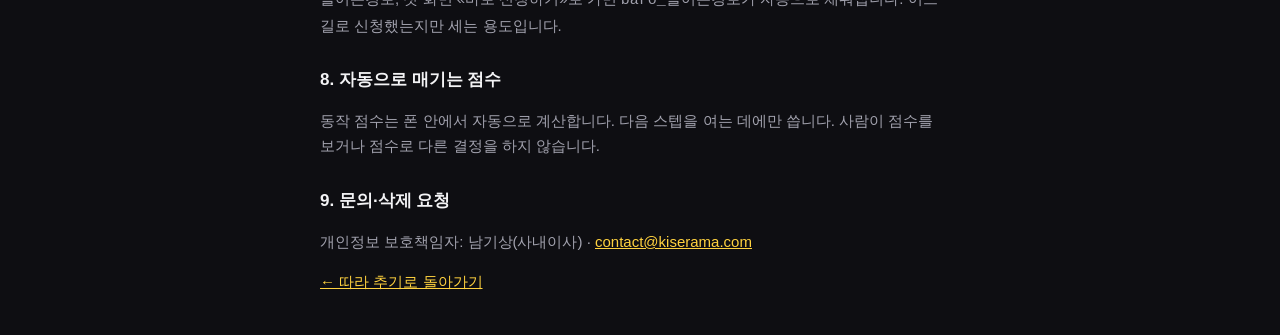
<file: glink-dance/privacy.html>
<!doctype html>
<html lang="ko">
<head>
<meta charset="utf-8">
<meta name="viewport" content="width=device-width,initial-scale=1,viewport-fit=cover">
<title>따라 추기 개인정보 안내</title>
<style>
:root{--bg:#0e0e12;--ink:#f3f3f5;--dim:#a2a2ae;--acc:#ffd23f}
body{margin:0;background:var(--bg);color:var(--ink);font-family:-apple-system,"Apple SD Gothic Neo",sans-serif;line-height:1.65;padding:24px max(16px,env(safe-area-inset-right)) 40px max(16px,env(safe-area-inset-left))}
main{max-width:640px;margin:0 auto}
h1{font-size:22px} h2{font-size:17px;margin-top:28px}
p,li{color:var(--dim);font-size:15px;word-break:keep-all}
b{color:var(--ink)} a{color:var(--acc)}
.todo{background:#3a2a10;color:#ffd9a0;border-radius:6px;padding:0 6px}
</style>
</head>
<body><main>
<h1>«Glow Connection 따라 추기» 개인정보 안내</h1>
<p>시행일: 2026-11-02 (11-05 사용 통계 항목 추가) · 운영: 주식회사 기세등등(KISERAMA Inc.) · 이 안내는 <a href="/privacy.html">kiserama.com 개인정보처리방침</a>에 더해 «따라 추기»에만 해당하는 내용을 적은 것입니다.</p>

<h2>1. 카메라 영상</h2>
<p>동작을 보기 위해 앞카메라를 씁니다. 카메라 영상은 <b>이 폰의 브라우저 안에서만</b> 분석하고 재생합니다. <b>어떤 서버로도 보내지 않고 저장하지도 않습니다.</b> 분석 프로그램도 이 사이트에서 함께 받아 폰에서 돌립니다.</p>
<p>묶음(1~3·4~6·7~8)과 전체를 원래 속도로 출 때는 통과 후 다시 보여 주려고 폰 메모리에 잠깐 녹화합니다. 통과하면 다시 보여 준 뒤 지우고, 통과하지 못하면 바로 지웁니다. 후렴 전체를 마치면 «내 영상 저장·공유»를 누를 수 있습니다. 이 버튼을 직접 누를 때만 영상이 사진첩이나 다른 앱으로 넘어갑니다.</p>

<h2>2. 이 폰에 남는 것</h2>
<ul>
<li><b>진행 기록</b>(어디까지 익혔는지): <code>glink_done</code></li>
<li><b>처음 들어온 경로 코드</b>(예: <code>instagram</code>, <code>direct</code>): <code>glink_src</code> · 같은 때의 링크 꼬리표(utm_medium·utm_campaign·utm_content)·처음 온 날짜·처음 연 곡: <code>glink_ft</code></li>
<li><b>카메라 설정 번호</b>(이 폰에서 잘 열린 카메라 방식 · 숫자 하나 · 영상 아님): <code>glink_cam</code></li>
</ul>
<p>이 기록들은 모두 이 폰의 브라우저 저장소에만 있습니다. 앱의 «처음부터» 버튼은 진행 기록(<code>glink_done</code>)만 지웁니다. Safari 설정 → 방문 기록 및 웹 사이트 데이터 지우기를 하면 모두 지워집니다.</p>

<h2>3. 서버에 남는 것 (접속 기록)</h2>
<p>이 사이트는 GitHub Pages(GitHub, Inc. · 미국)에서 제공됩니다. 사이트를 열면 일반 웹사이트처럼 GitHub에 IP 주소·브라우저 종류·시각 같은 접속 기록이 남을 수 있습니다. 회사는 이 기록을 따로 받거나 보관하지 않으며, «따라 추기»는 이름·연락처·영상·점수를 어디에도 보내지 않습니다.</p>

<p><b>사용 통계</b>(켜져 있을 때): 몇 명이 써 보는지 세려고 GoatCounter(통계 서비스 · 서버 핀란드·독일)에 «열기·가이드·시작·자리 잡기·스텝 통과·막힘·멈춤·완주·저장·신청 버튼·안무 먼저 보기·30초 챌린지·나예 한마디 재생» 같은 단계 이름, 챌린지 점수(10점 단위 구간으로만), 어느 앱 안 브라우저로 열었는지(인스타그램·카카오톡 같은 종류만), 몇 번째 방문인지, 머문 시간·연습한 시간(1~3분 같은 구간으로만), 카메라를 못 연 이유(예: 허용 안 함)와 들어온 경로 코드·링크 꼬리표(utm)를 보냅니다. GoatCounter는 쿠키를 쓰지 않고, IP 주소나 전체 브라우저 정보를 저장하지 않으며 묶음 통계로만 남깁니다(공식 안내 기준).</p>

<h2>4. 보관과 파기</h2>
<p>폰에 남는 기록은 Safari의 웹 사이트 데이터 지우기로 바로 지워집니다(진행 기록은 «처음부터» 버튼으로도). GitHub의 접속 기록은 GitHub의 정책에 따릅니다.</p>

<h2>5. 처리 위탁·국외 이전</h2>
<p>제3자에게 제공하지 않습니다. 사이트 호스팅은 GitHub, Inc.(미국), 사용 통계는 GoatCounter(핀란드·독일 서버)를 씁니다. 호스팅은 접속할 때 네트워크로 IP 주소·접속 기록이 전달될 수 있습니다(보유 기간은 GitHub 정책). 글꼴·분석 프로그램은 외부 서비스가 아닌 이 사이트에서 받습니다. 국외 이전을 원하지 않으면 사이트 이용을 멈추시면 됩니다.</p>

<h2>6. 안전하게 지키는 방법</h2>
<p>사이트는 암호화 연결(HTTPS)로만 엽니다. 카메라 영상을 서버로 보내지 않는 구조로 만들었고, 회원 데이터베이스를 두지 않습니다.</p>

<h2>7. 수업 신청</h2>
<p>«수업 신청하러 가기»가 보일 때는 별도의 구글 신청서로 이어집니다. 신청서에서 받는 정보는 신청서에 적힌 안내를 따릅니다. 신청서의 «링크 코드» 칸에는 예습을 마치고 신청하면 <code>yeseup_들어온경로</code>, 첫 화면 «바로 신청하기»로 가면 <code>baro_들어온경로</code>가 자동으로 채워집니다. 어느 길로 신청했는지만 세는 용도입니다.</p>

<h2>8. 자동으로 매기는 점수</h2>
<p>동작 점수는 폰 안에서 자동으로 계산합니다. 다음 스텝을 여는 데에만 씁니다. 사람이 점수를 보거나 점수로 다른 결정을 하지 않습니다.</p>

<h2>9. 문의·삭제 요청</h2>
<p>개인정보 보호책임자: 남기상(사내이사) · <a href="mailto:contact@kiserama.com">contact@kiserama.com</a></p>
<p><a href="./">← 따라 추기로 돌아가기</a></p>
</main></body>
</html>
</file>
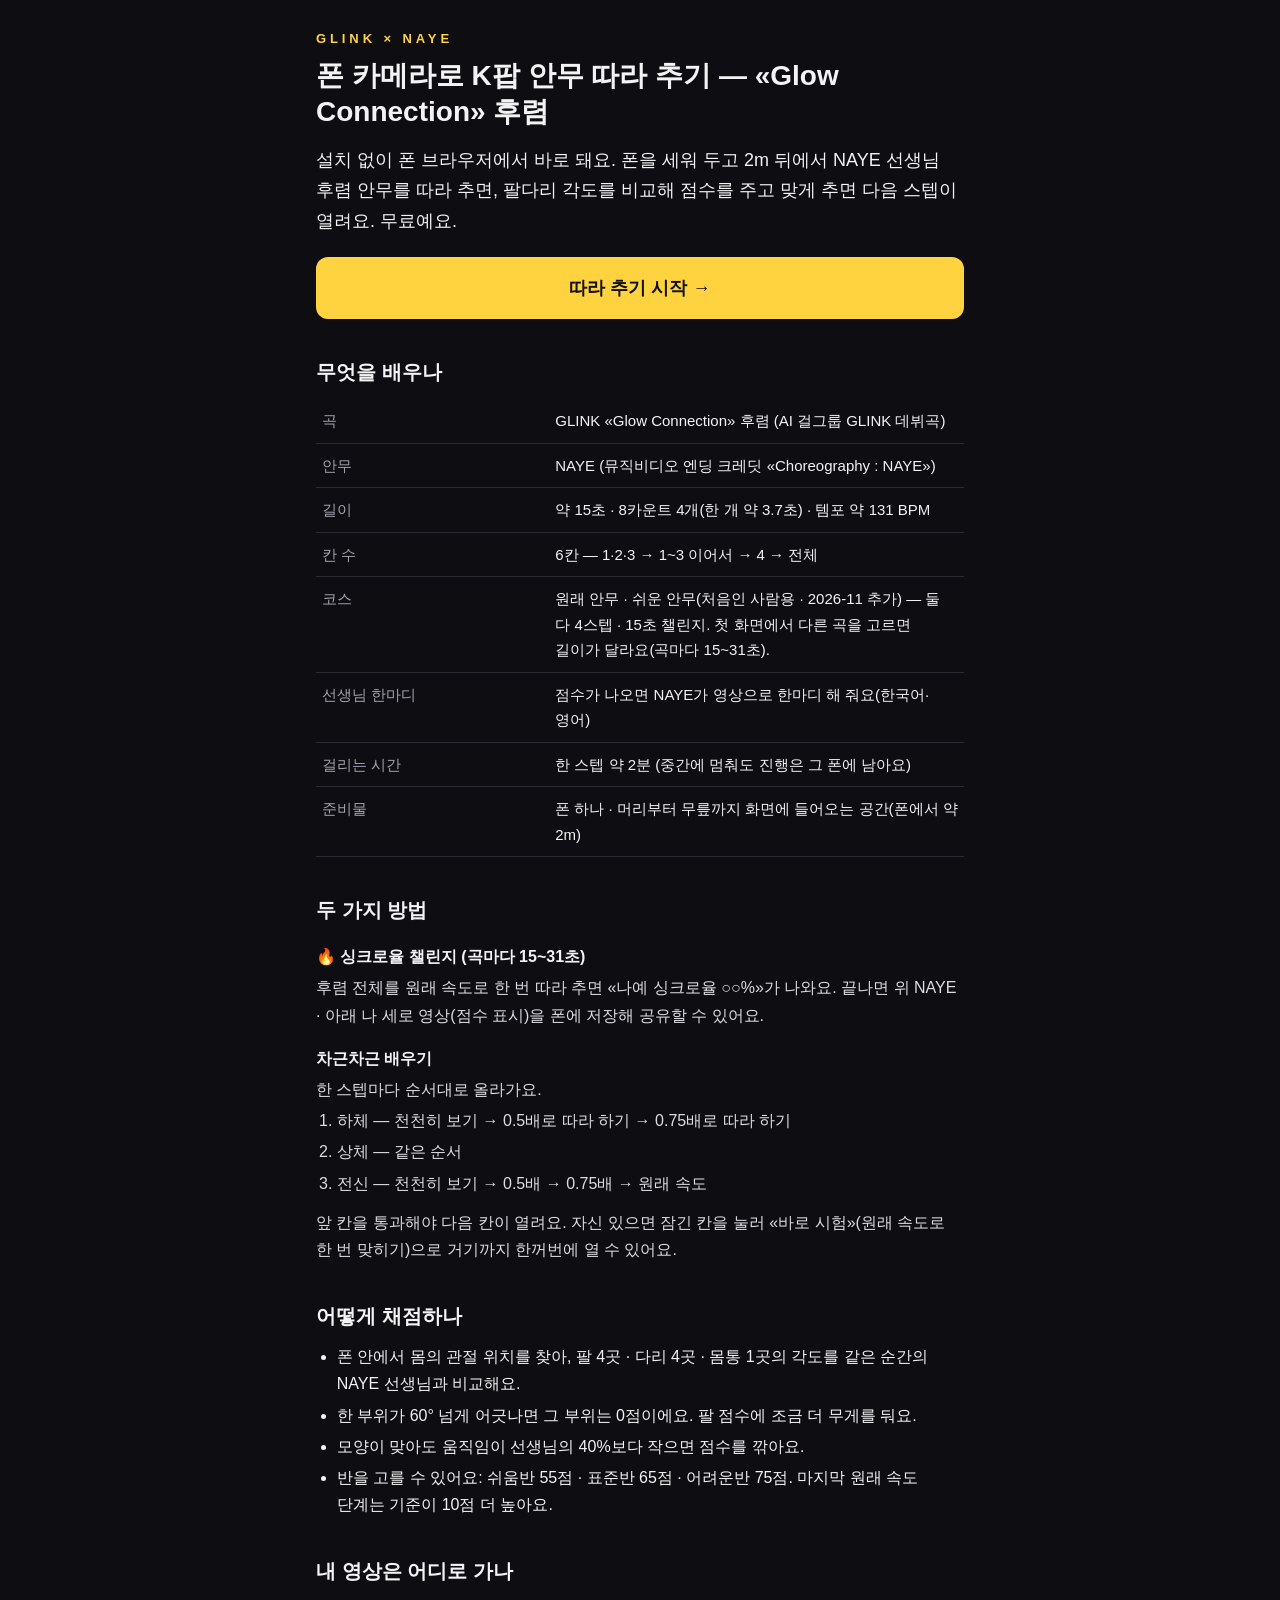
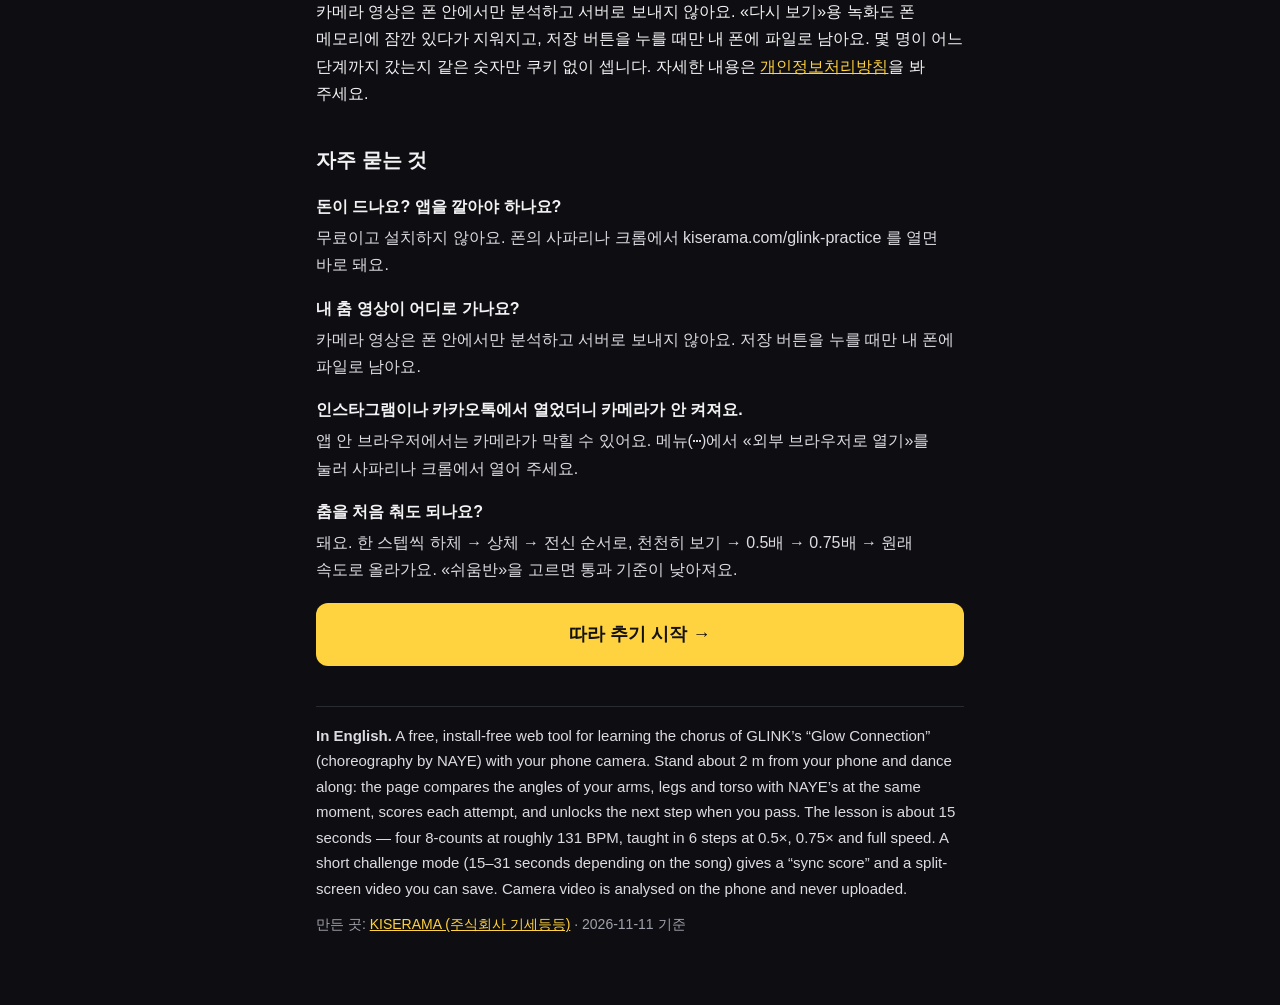
<file: glink-practice-test/guide.html>
<!doctype html>
<html lang="ko">
<head>
<meta name="robots" content="noindex,nofollow">
<meta charset="utf-8">
<meta name="viewport" content="width=device-width,initial-scale=1,viewport-fit=cover">
<title>폰 카메라로 K팝 안무 따라 추기 — GLINK «Glow Connection» 후렴 (NAYE 안무) 무료 연습</title>
<meta name="description" content="설치 없이 폰 브라우저에서 GLINK «Glow Connection» 후렴 안무(안무가 NAYE)를 카메라로 따라 추고 채점받는 무료 연습 페이지. 후렴 약 15초 · 8카운트 4개 · 6칸 · 0.5배→0.75배→원래 속도. 카메라 영상은 폰 밖으로 나가지 않습니다.">
<meta property="og:title" content="폰 카메라로 K팝 안무 따라 추기 — GLINK «Glow Connection» × NAYE">
<meta property="og:description" content="설치 없이 폰으로 후렴 안무를 따라 추고 나예 싱크로율을 재요. 무료.">
<meta property="og:image" content="https://kiserama.com/glink-practice/og.jpg">
<meta property="og:url" content="https://kiserama.com/glink-practice/guide.html">
<meta property="og:type" content="article">
<script type="application/ld+json">
{
  "@context": "https://schema.org",
  "@graph": [
    {
      "@type": "WebApplication",
      "@id": "https://kiserama.com/glink-practice/#app",
      "name": "Glow Connection 따라 추기",
      "url": "https://kiserama.com/glink-practice/",
      "applicationCategory": "EducationalApplication",
      "operatingSystem": "iOS, Android (웹 브라우저)",
      "inLanguage": "ko",
      "offers": { "@type": "Offer", "price": "0", "priceCurrency": "KRW" },
      "description": "폰 카메라로 GLINK «Glow Connection» 후렴 안무(안무가 NAYE)를 따라 추면 팔다리 각도를 비교해 채점하고, 맞게 추면 다음 스텝이 열리는 무료 웹 연습 도구.",
      "publisher": { "@type": "Organization", "name": "KISERAMA (주식회사 기세등등)", "url": "https://kiserama.com/" }
    },
    {
      "@type": "FAQPage",
      "mainEntity": [
        { "@type": "Question", "name": "돈이 드나요? 앱을 깔아야 하나요?", "acceptedAnswer": { "@type": "Answer", "text": "무료이고 설치하지 않아요. 폰의 사파리나 크롬에서 kiserama.com/glink-practice 를 열면 바로 돼요." } },
        { "@type": "Question", "name": "내 춤 영상이 어디로 가나요?", "acceptedAnswer": { "@type": "Answer", "text": "카메라 영상은 폰 안에서만 분석하고 서버로 보내지 않아요. 저장 버튼을 누를 때만 내 폰에 파일로 남아요." } },
        { "@type": "Question", "name": "인스타그램이나 카카오톡에서 열었더니 카메라가 안 켜져요.", "acceptedAnswer": { "@type": "Answer", "text": "앱 안 브라우저에서는 카메라가 막힐 수 있어요. 메뉴(⋯)에서 «외부 브라우저로 열기»를 눌러 사파리나 크롬에서 열어 주세요." } },
        { "@type": "Question", "name": "춤을 처음 춰도 되나요?", "acceptedAnswer": { "@type": "Answer", "text": "돼요. 한 스텝씩 하체 → 상체 → 전신 순서로, 천천히 보기 → 0.5배 → 0.75배 → 원래 속도로 올라가요. «쉬움반»을 고르면 통과 기준이 낮아져요." } }
      ]
    }
  ]
}
</script>
<style>
:root{--bg:#0e0e12;--panel:#17171d;--ink:#f3f3f5;--dim:#a2a2ae;--line:#2a2a33;--acc:#ffd23f}
*{box-sizing:border-box}
body{margin:0;background:var(--bg);color:var(--ink);font-family:-apple-system,BlinkMacSystemFont,"Apple SD Gothic Neo","Malgun Gothic",sans-serif;line-height:1.7;font-size:16px;word-break:keep-all}
main{max-width:680px;margin:0 auto;padding:28px max(16px,env(safe-area-inset-right)) 56px max(16px,env(safe-area-inset-left))}
.brand{letter-spacing:.3em;font-weight:800;color:var(--acc);font-size:13px;margin:0}
h1{font-size:28px;line-height:1.3;margin:8px 0 14px}
h2{font-size:20px;margin:36px 0 10px}
p{margin:0 0 12px}
.lead{font-size:18px}
.go{display:block;text-align:center;background:var(--acc);color:#111;font-weight:800;text-decoration:none;border-radius:12px;padding:16px;font-size:18px;margin:20px 0}
table{width:100%;border-collapse:collapse;font-size:15px}
th,td{text-align:left;padding:9px 6px;border-bottom:1px solid var(--line);vertical-align:top}
th{color:var(--dim);font-weight:500;width:36%}
ol,ul{padding-left:1.3em;margin:0 0 12px}
li{margin:4px 0}
.note{color:var(--dim);font-size:14px}
dt{font-weight:700;margin-top:16px}
dd{margin:4px 0 0;color:#dcdce2}
a{color:var(--acc)}
.en{border-top:1px solid var(--line);margin-top:40px;padding-top:16px;color:#dcdce2;font-size:15px}
</style>
</head>
<body>
<main>
<p class="brand">GLINK × NAYE</p>
<h1>폰 카메라로 K팝 안무 따라 추기 — «Glow Connection» 후렴</h1>
<p class="lead">설치 없이 폰 브라우저에서 바로 돼요. 폰을 세워 두고 2m 뒤에서 NAYE 선생님 후렴 안무를 따라 추면, 팔다리 각도를 비교해 점수를 주고 맞게 추면 다음 스텝이 열려요. 무료예요.</p>
<a class="go" href="./?utm_source=guide">따라 추기 시작 →</a>

<h2>무엇을 배우나</h2>
<table>
  <tr><th>곡</th><td>GLINK «Glow Connection» 후렴 (AI 걸그룹 GLINK 데뷔곡)</td></tr>
  <tr><th>안무</th><td>NAYE (뮤직비디오 엔딩 크레딧 «Choreography : NAYE»)</td></tr>
  <tr><th>길이</th><td>약 15초 · 8카운트 4개(한 개 약 3.7초) · 템포 약 131 BPM</td></tr>
  <tr><th>칸 수</th><td>6칸 — 1·2·3 → 1~3 이어서 → 4 → 전체</td></tr>
  <tr><th>코스</th><td>원래 안무 · 쉬운 안무(처음인 사람용 · 2026-11 추가) — 둘 다 4스텝 · 15초 챌린지. 첫 화면에서 다른 곡을 고르면 길이가 달라요(곡마다 15~31초).</td></tr>
  <tr><th>선생님 한마디</th><td>점수가 나오면 NAYE가 영상으로 한마디 해 줘요(한국어·영어)</td></tr>
  <tr><th>걸리는 시간</th><td>한 스텝 약 2분 (중간에 멈춰도 진행은 그 폰에 남아요)</td></tr>
  <tr><th>준비물</th><td>폰 하나 · 머리부터 무릎까지 화면에 들어오는 공간(폰에서 약 2m)</td></tr>
</table>

<h2>두 가지 방법</h2>
<dl>
  <dt>🔥 싱크로율 챌린지 (곡마다 15~31초)</dt>
  <dd>후렴 전체를 원래 속도로 한 번 따라 추면 «나예 싱크로율 ○○%»가 나와요. 끝나면 위 NAYE · 아래 나 세로 영상(점수 표시)을 폰에 저장해 공유할 수 있어요.</dd>
  <dt>차근차근 배우기</dt>
  <dd>한 스텝마다 순서대로 올라가요.
    <ol>
      <li>하체 — 천천히 보기 → 0.5배로 따라 하기 → 0.75배로 따라 하기</li>
      <li>상체 — 같은 순서</li>
      <li>전신 — 천천히 보기 → 0.5배 → 0.75배 → 원래 속도</li>
    </ol>
    앞 칸을 통과해야 다음 칸이 열려요. 자신 있으면 잠긴 칸을 눌러 «바로 시험»(원래 속도로 한 번 맞히기)으로 거기까지 한꺼번에 열 수 있어요.</dd>
</dl>

<h2>어떻게 채점하나</h2>
<ul>
  <li>폰 안에서 몸의 관절 위치를 찾아, 팔 4곳 · 다리 4곳 · 몸통 1곳의 각도를 같은 순간의 NAYE 선생님과 비교해요.</li>
  <li>한 부위가 60° 넘게 어긋나면 그 부위는 0점이에요. 팔 점수에 조금 더 무게를 둬요.</li>
  <li>모양이 맞아도 움직임이 선생님의 40%보다 작으면 점수를 깎아요.</li>
  <li>반을 고를 수 있어요: 쉬움반 55점 · 표준반 65점 · 어려운반 75점. 마지막 원래 속도 단계는 기준이 10점 더 높아요.</li>
</ul>

<h2>내 영상은 어디로 가나</h2>
<p>카메라 영상은 폰 안에서만 분석하고 서버로 보내지 않아요. «다시 보기»용 녹화도 폰 메모리에 잠깐 있다가 지워지고, 저장 버튼을 누를 때만 내 폰에 파일로 남아요. 몇 명이 어느 단계까지 갔는지 같은 숫자만 쿠키 없이 셉니다. 자세한 내용은 <a href="privacy.html">개인정보처리방침</a>을 봐 주세요.</p>

<h2>자주 묻는 것</h2>
<dl>
  <dt>돈이 드나요? 앱을 깔아야 하나요?</dt>
  <dd>무료이고 설치하지 않아요. 폰의 사파리나 크롬에서 kiserama.com/glink-practice 를 열면 바로 돼요.</dd>
  <dt>내 춤 영상이 어디로 가나요?</dt>
  <dd>카메라 영상은 폰 안에서만 분석하고 서버로 보내지 않아요. 저장 버튼을 누를 때만 내 폰에 파일로 남아요.</dd>
  <dt>인스타그램이나 카카오톡에서 열었더니 카메라가 안 켜져요.</dt>
  <dd>앱 안 브라우저에서는 카메라가 막힐 수 있어요. 메뉴(⋯)에서 «외부 브라우저로 열기»를 눌러 사파리나 크롬에서 열어 주세요.</dd>
  <dt>춤을 처음 춰도 되나요?</dt>
  <dd>돼요. 한 스텝씩 하체 → 상체 → 전신 순서로, 천천히 보기 → 0.5배 → 0.75배 → 원래 속도로 올라가요. «쉬움반»을 고르면 통과 기준이 낮아져요.</dd>
</dl>

<a class="go" href="./?utm_source=guide">따라 추기 시작 →</a>

<section class="en" lang="en">
  <p><b>In English.</b> A free, install-free web tool for learning the chorus of GLINK’s “Glow Connection” (choreography by NAYE) with your phone camera. Stand about 2 m from your phone and dance along: the page compares the angles of your arms, legs and torso with NAYE’s at the same moment, scores each attempt, and unlocks the next step when you pass. The lesson is about 15 seconds — four 8-counts at roughly 131 BPM, taught in 6 steps at 0.5×, 0.75× and full speed. A short challenge mode (15–31 seconds depending on the song) gives a “sync score” and a split-screen video you can save. Camera video is analysed on the phone and never uploaded.</p>
</section>

<p class="note">만든 곳: <a href="https://kiserama.com/">KISERAMA (주식회사 기세등등)</a> · 2026-11-11 기준</p>
</main>
</body>
</html>
</file>
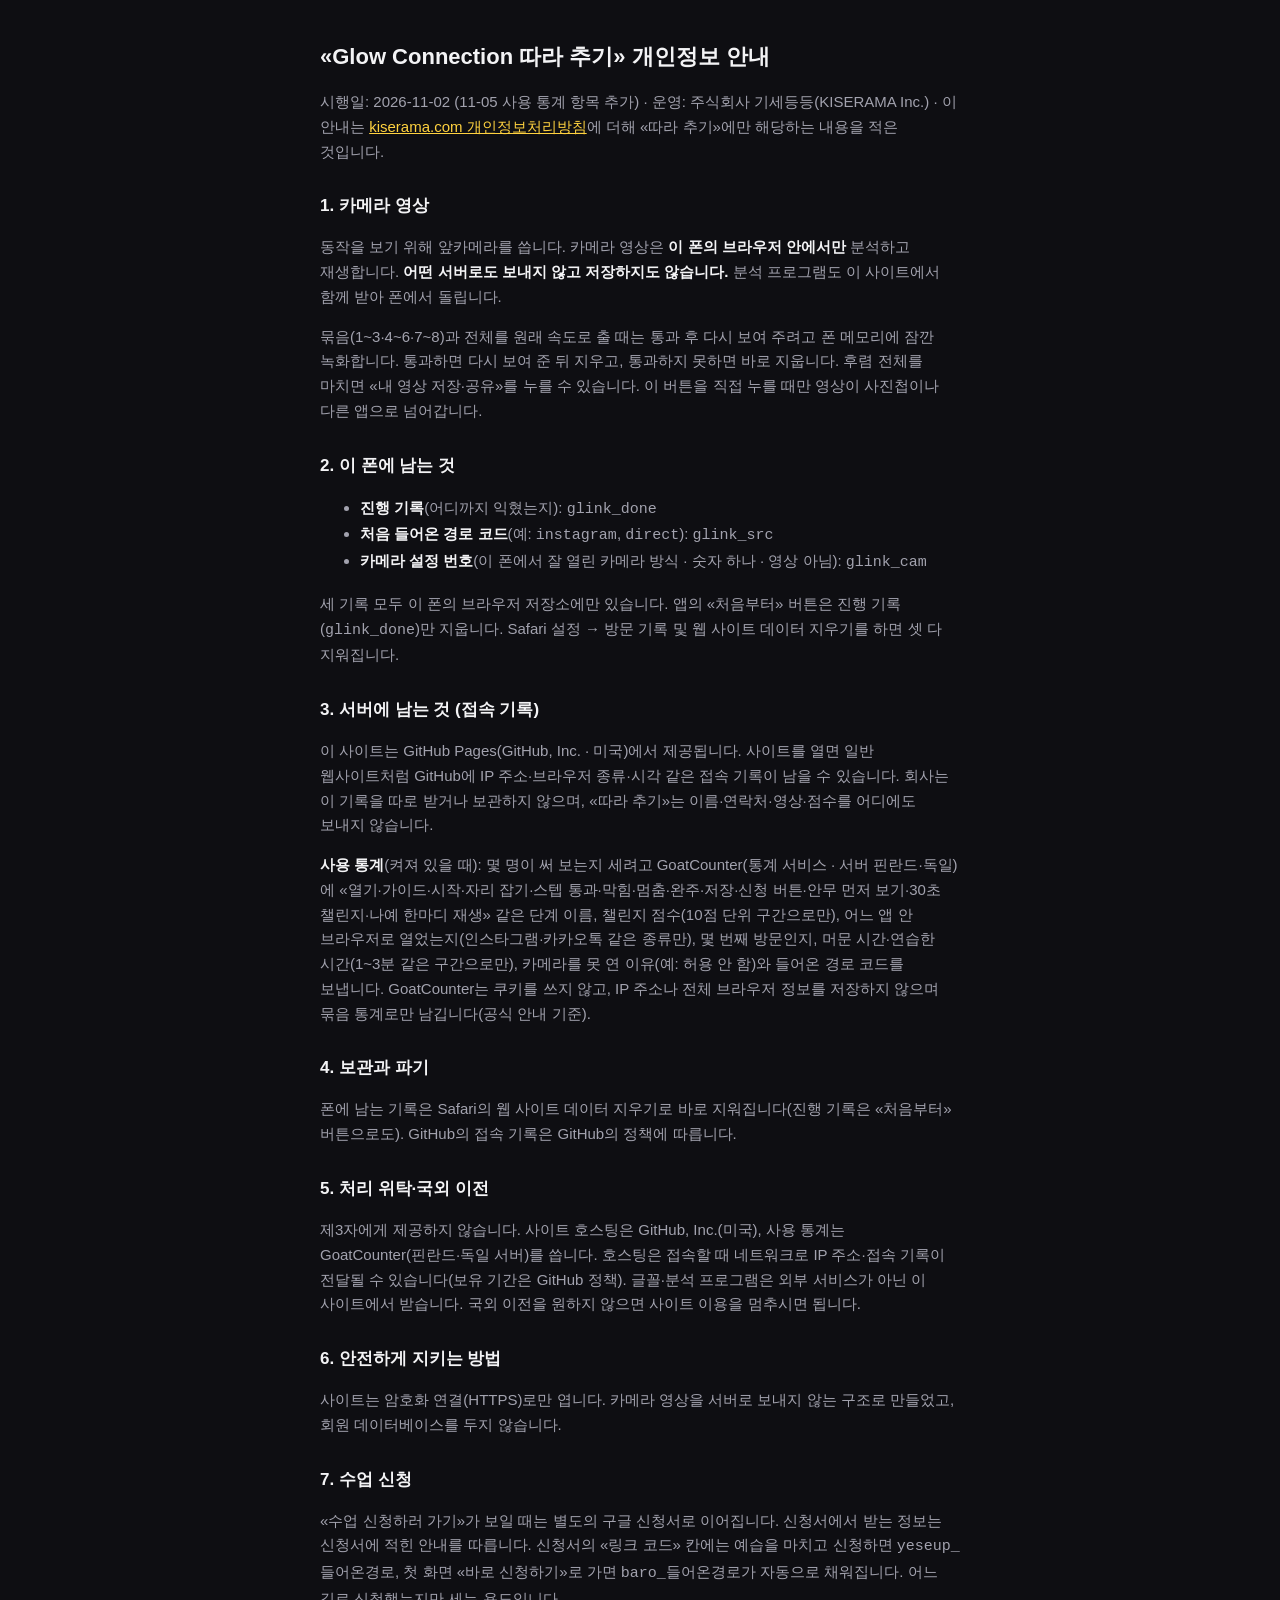
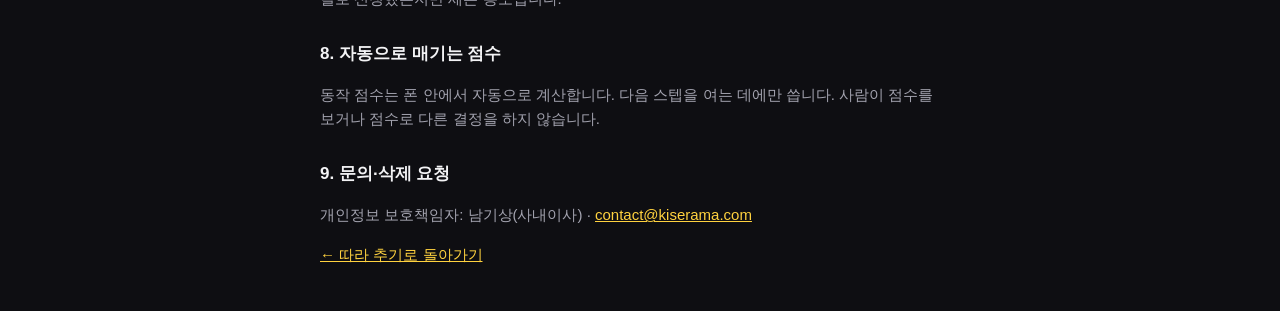
<file: glink-practice-test/privacy.html>
<!doctype html>
<html lang="ko">
<head>
<meta name="robots" content="noindex,nofollow">
<meta charset="utf-8">
<meta name="viewport" content="width=device-width,initial-scale=1,viewport-fit=cover">
<title>따라 추기 개인정보 안내</title>
<style>
:root{--bg:#0e0e12;--ink:#f3f3f5;--dim:#a2a2ae;--acc:#ffd23f}
body{margin:0;background:var(--bg);color:var(--ink);font-family:-apple-system,"Apple SD Gothic Neo",sans-serif;line-height:1.65;padding:24px max(16px,env(safe-area-inset-right)) 40px max(16px,env(safe-area-inset-left))}
main{max-width:640px;margin:0 auto}
h1{font-size:22px} h2{font-size:17px;margin-top:28px}
p,li{color:var(--dim);font-size:15px;word-break:keep-all}
b{color:var(--ink)} a{color:var(--acc)}
.todo{background:#3a2a10;color:#ffd9a0;border-radius:6px;padding:0 6px}
</style>
</head>
<body><main>
<h1>«Glow Connection 따라 추기» 개인정보 안내</h1>
<p>시행일: 2026-11-02 (11-05 사용 통계 항목 추가) · 운영: 주식회사 기세등등(KISERAMA Inc.) · 이 안내는 <a href="/privacy.html">kiserama.com 개인정보처리방침</a>에 더해 «따라 추기»에만 해당하는 내용을 적은 것입니다.</p>

<h2>1. 카메라 영상</h2>
<p>동작을 보기 위해 앞카메라를 씁니다. 카메라 영상은 <b>이 폰의 브라우저 안에서만</b> 분석하고 재생합니다. <b>어떤 서버로도 보내지 않고 저장하지도 않습니다.</b> 분석 프로그램도 이 사이트에서 함께 받아 폰에서 돌립니다.</p>
<p>묶음(1~3·4~6·7~8)과 전체를 원래 속도로 출 때는 통과 후 다시 보여 주려고 폰 메모리에 잠깐 녹화합니다. 통과하면 다시 보여 준 뒤 지우고, 통과하지 못하면 바로 지웁니다. 후렴 전체를 마치면 «내 영상 저장·공유»를 누를 수 있습니다. 이 버튼을 직접 누를 때만 영상이 사진첩이나 다른 앱으로 넘어갑니다.</p>

<h2>2. 이 폰에 남는 것</h2>
<ul>
<li><b>진행 기록</b>(어디까지 익혔는지): <code>glink_done</code></li>
<li><b>처음 들어온 경로 코드</b>(예: <code>instagram</code>, <code>direct</code>): <code>glink_src</code></li>
<li><b>카메라 설정 번호</b>(이 폰에서 잘 열린 카메라 방식 · 숫자 하나 · 영상 아님): <code>glink_cam</code></li>
</ul>
<p>세 기록 모두 이 폰의 브라우저 저장소에만 있습니다. 앱의 «처음부터» 버튼은 진행 기록(<code>glink_done</code>)만 지웁니다. Safari 설정 → 방문 기록 및 웹 사이트 데이터 지우기를 하면 셋 다 지워집니다.</p>

<h2>3. 서버에 남는 것 (접속 기록)</h2>
<p>이 사이트는 GitHub Pages(GitHub, Inc. · 미국)에서 제공됩니다. 사이트를 열면 일반 웹사이트처럼 GitHub에 IP 주소·브라우저 종류·시각 같은 접속 기록이 남을 수 있습니다. 회사는 이 기록을 따로 받거나 보관하지 않으며, «따라 추기»는 이름·연락처·영상·점수를 어디에도 보내지 않습니다.</p>

<p><b>사용 통계</b>(켜져 있을 때): 몇 명이 써 보는지 세려고 GoatCounter(통계 서비스 · 서버 핀란드·독일)에 «열기·가이드·시작·자리 잡기·스텝 통과·막힘·멈춤·완주·저장·신청 버튼·안무 먼저 보기·30초 챌린지·나예 한마디 재생» 같은 단계 이름, 챌린지 점수(10점 단위 구간으로만), 어느 앱 안 브라우저로 열었는지(인스타그램·카카오톡 같은 종류만), 몇 번째 방문인지, 머문 시간·연습한 시간(1~3분 같은 구간으로만), 카메라를 못 연 이유(예: 허용 안 함)와 들어온 경로 코드를 보냅니다. GoatCounter는 쿠키를 쓰지 않고, IP 주소나 전체 브라우저 정보를 저장하지 않으며 묶음 통계로만 남깁니다(공식 안내 기준).</p>

<h2>4. 보관과 파기</h2>
<p>폰에 남는 기록은 Safari의 웹 사이트 데이터 지우기로 바로 지워집니다(진행 기록은 «처음부터» 버튼으로도). GitHub의 접속 기록은 GitHub의 정책에 따릅니다.</p>

<h2>5. 처리 위탁·국외 이전</h2>
<p>제3자에게 제공하지 않습니다. 사이트 호스팅은 GitHub, Inc.(미국), 사용 통계는 GoatCounter(핀란드·독일 서버)를 씁니다. 호스팅은 접속할 때 네트워크로 IP 주소·접속 기록이 전달될 수 있습니다(보유 기간은 GitHub 정책). 글꼴·분석 프로그램은 외부 서비스가 아닌 이 사이트에서 받습니다. 국외 이전을 원하지 않으면 사이트 이용을 멈추시면 됩니다.</p>

<h2>6. 안전하게 지키는 방법</h2>
<p>사이트는 암호화 연결(HTTPS)로만 엽니다. 카메라 영상을 서버로 보내지 않는 구조로 만들었고, 회원 데이터베이스를 두지 않습니다.</p>

<h2>7. 수업 신청</h2>
<p>«수업 신청하러 가기»가 보일 때는 별도의 구글 신청서로 이어집니다. 신청서에서 받는 정보는 신청서에 적힌 안내를 따릅니다. 신청서의 «링크 코드» 칸에는 예습을 마치고 신청하면 <code>yeseup_들어온경로</code>, 첫 화면 «바로 신청하기»로 가면 <code>baro_들어온경로</code>가 자동으로 채워집니다. 어느 길로 신청했는지만 세는 용도입니다.</p>

<h2>8. 자동으로 매기는 점수</h2>
<p>동작 점수는 폰 안에서 자동으로 계산합니다. 다음 스텝을 여는 데에만 씁니다. 사람이 점수를 보거나 점수로 다른 결정을 하지 않습니다.</p>

<h2>9. 문의·삭제 요청</h2>
<p>개인정보 보호책임자: 남기상(사내이사) · <a href="mailto:contact@kiserama.com">contact@kiserama.com</a></p>
<p><a href="./">← 따라 추기로 돌아가기</a></p>
</main></body>
</html>
</file>
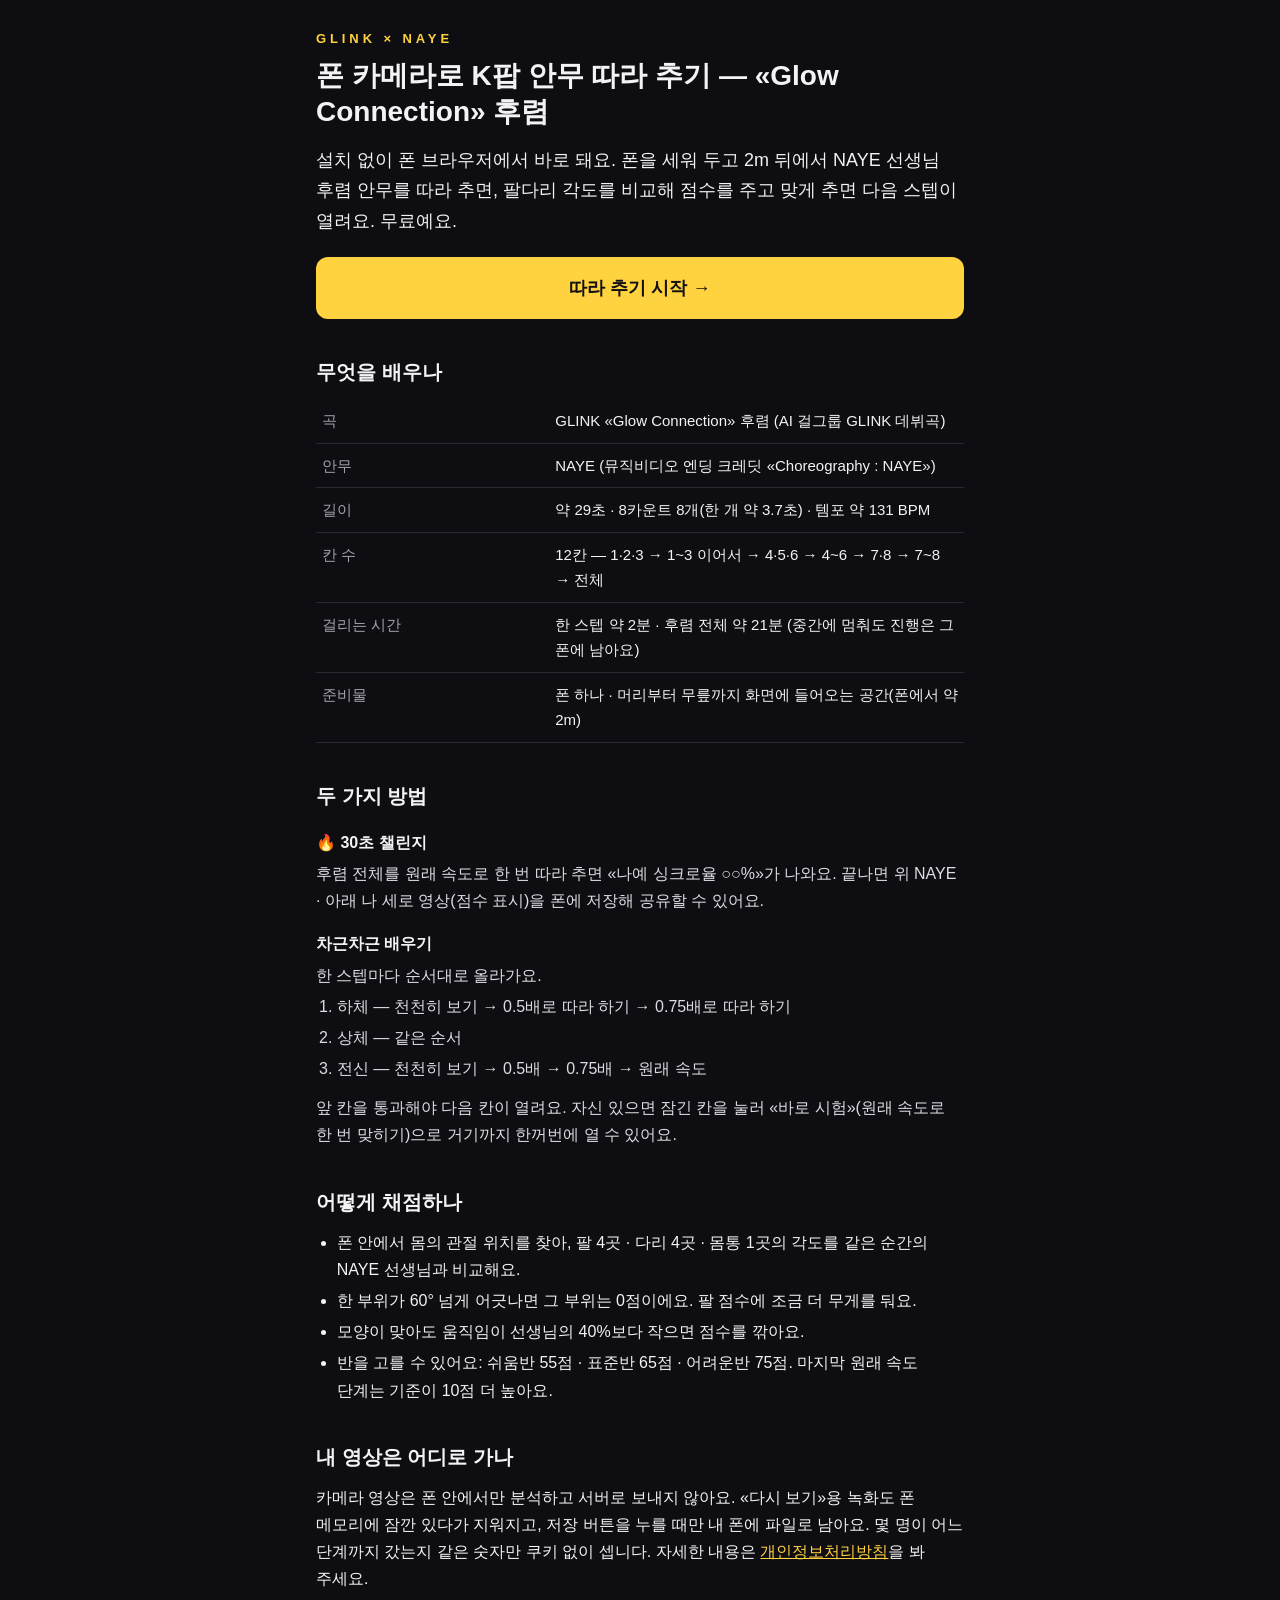
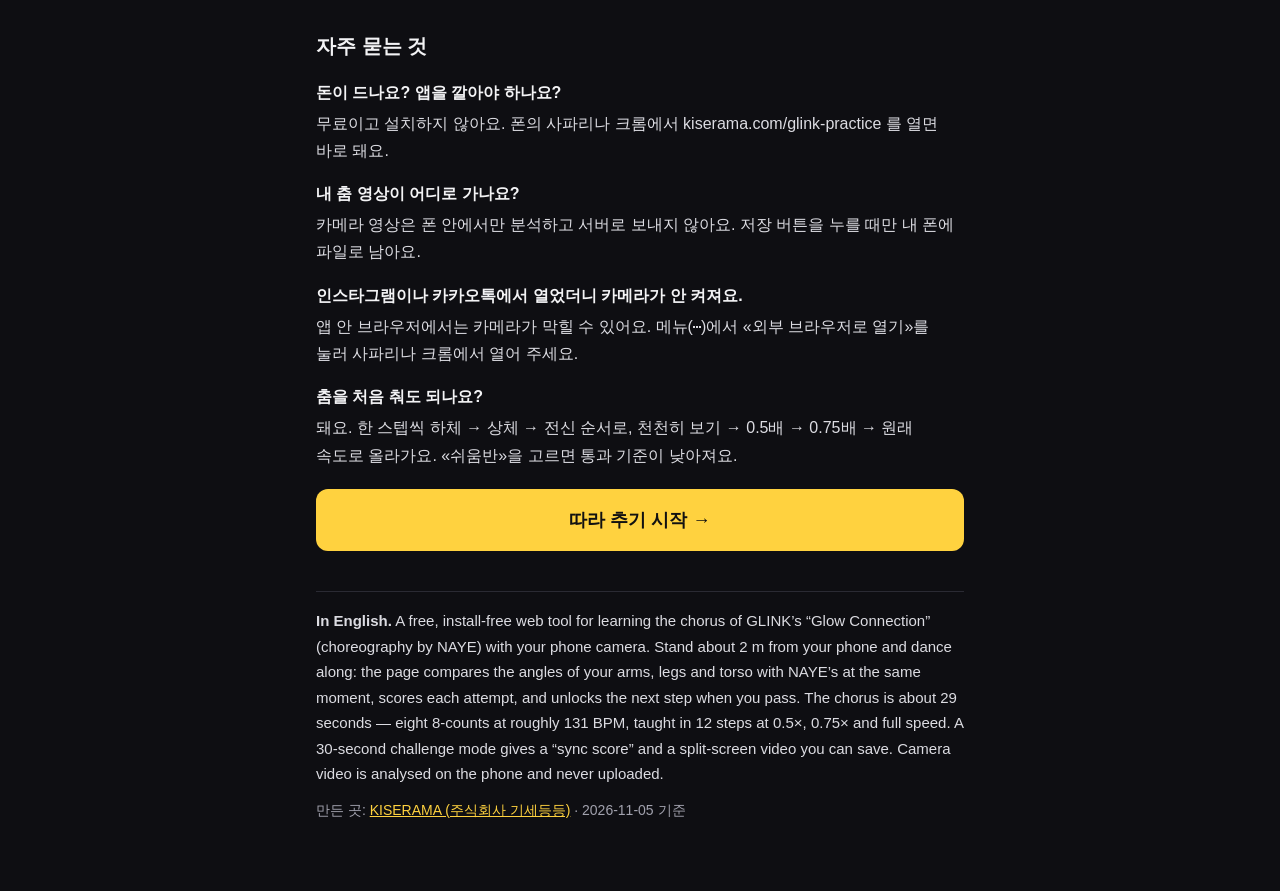
<file: glink-practice/guide.html>
<!doctype html>
<html lang="ko">
<head>
<meta charset="utf-8">
<meta name="viewport" content="width=device-width,initial-scale=1,viewport-fit=cover">
<title>폰 카메라로 K팝 안무 따라 추기 — GLINK «Glow Connection» 후렴 (NAYE 안무) 무료 연습</title>
<meta name="description" content="설치 없이 폰 브라우저에서 GLINK «Glow Connection» 후렴 안무(안무가 NAYE)를 카메라로 따라 추고 채점받는 무료 연습 페이지. 후렴 29초 · 8카운트 8개 · 12칸 · 0.5배→0.75배→원래 속도. 카메라 영상은 폰 밖으로 나가지 않습니다.">
<link rel="canonical" href="https://kiserama.com/glink-practice/guide.html">
<meta property="og:title" content="폰 카메라로 K팝 안무 따라 추기 — GLINK «Glow Connection» × NAYE">
<meta property="og:description" content="설치 없이 폰으로 후렴 안무를 따라 추고 나예 싱크로율을 재요. 무료.">
<meta property="og:image" content="https://kiserama.com/glink-practice/og.jpg">
<meta property="og:url" content="https://kiserama.com/glink-practice/guide.html">
<meta property="og:type" content="article">
<script type="application/ld+json">
{
  "@context": "https://schema.org",
  "@graph": [
    {
      "@type": "WebApplication",
      "@id": "https://kiserama.com/glink-practice/#app",
      "name": "Glow Connection 따라 추기",
      "url": "https://kiserama.com/glink-practice/",
      "applicationCategory": "EducationalApplication",
      "operatingSystem": "iOS, Android (웹 브라우저)",
      "inLanguage": "ko",
      "offers": { "@type": "Offer", "price": "0", "priceCurrency": "KRW" },
      "description": "폰 카메라로 GLINK «Glow Connection» 후렴 안무(안무가 NAYE)를 따라 추면 팔다리 각도를 비교해 채점하고, 맞게 추면 다음 스텝이 열리는 무료 웹 연습 도구.",
      "publisher": { "@type": "Organization", "name": "KISERAMA (주식회사 기세등등)", "url": "https://kiserama.com/" }
    },
    {
      "@type": "FAQPage",
      "mainEntity": [
        { "@type": "Question", "name": "돈이 드나요? 앱을 깔아야 하나요?", "acceptedAnswer": { "@type": "Answer", "text": "무료이고 설치하지 않아요. 폰의 사파리나 크롬에서 kiserama.com/glink-practice 를 열면 바로 돼요." } },
        { "@type": "Question", "name": "내 춤 영상이 어디로 가나요?", "acceptedAnswer": { "@type": "Answer", "text": "카메라 영상은 폰 안에서만 분석하고 서버로 보내지 않아요. 저장 버튼을 누를 때만 내 폰에 파일로 남아요." } },
        { "@type": "Question", "name": "인스타그램이나 카카오톡에서 열었더니 카메라가 안 켜져요.", "acceptedAnswer": { "@type": "Answer", "text": "앱 안 브라우저에서는 카메라가 막힐 수 있어요. 메뉴(⋯)에서 «외부 브라우저로 열기»를 눌러 사파리나 크롬에서 열어 주세요." } },
        { "@type": "Question", "name": "춤을 처음 춰도 되나요?", "acceptedAnswer": { "@type": "Answer", "text": "돼요. 한 스텝씩 하체 → 상체 → 전신 순서로, 천천히 보기 → 0.5배 → 0.75배 → 원래 속도로 올라가요. «쉬움반»을 고르면 통과 기준이 낮아져요." } }
      ]
    }
  ]
}
</script>
<style>
:root{--bg:#0e0e12;--panel:#17171d;--ink:#f3f3f5;--dim:#a2a2ae;--line:#2a2a33;--acc:#ffd23f}
*{box-sizing:border-box}
body{margin:0;background:var(--bg);color:var(--ink);font-family:-apple-system,BlinkMacSystemFont,"Apple SD Gothic Neo","Malgun Gothic",sans-serif;line-height:1.7;font-size:16px;word-break:keep-all}
main{max-width:680px;margin:0 auto;padding:28px max(16px,env(safe-area-inset-right)) 56px max(16px,env(safe-area-inset-left))}
.brand{letter-spacing:.3em;font-weight:800;color:var(--acc);font-size:13px;margin:0}
h1{font-size:28px;line-height:1.3;margin:8px 0 14px}
h2{font-size:20px;margin:36px 0 10px}
p{margin:0 0 12px}
.lead{font-size:18px}
.go{display:block;text-align:center;background:var(--acc);color:#111;font-weight:800;text-decoration:none;border-radius:12px;padding:16px;font-size:18px;margin:20px 0}
table{width:100%;border-collapse:collapse;font-size:15px}
th,td{text-align:left;padding:9px 6px;border-bottom:1px solid var(--line);vertical-align:top}
th{color:var(--dim);font-weight:500;width:36%}
ol,ul{padding-left:1.3em;margin:0 0 12px}
li{margin:4px 0}
.note{color:var(--dim);font-size:14px}
dt{font-weight:700;margin-top:16px}
dd{margin:4px 0 0;color:#dcdce2}
a{color:var(--acc)}
.en{border-top:1px solid var(--line);margin-top:40px;padding-top:16px;color:#dcdce2;font-size:15px}
</style>
</head>
<body>
<main>
<p class="brand">GLINK × NAYE</p>
<h1>폰 카메라로 K팝 안무 따라 추기 — «Glow Connection» 후렴</h1>
<p class="lead">설치 없이 폰 브라우저에서 바로 돼요. 폰을 세워 두고 2m 뒤에서 NAYE 선생님 후렴 안무를 따라 추면, 팔다리 각도를 비교해 점수를 주고 맞게 추면 다음 스텝이 열려요. 무료예요.</p>
<a class="go" href="./?utm_source=guide">따라 추기 시작 →</a>

<h2>무엇을 배우나</h2>
<table>
  <tr><th>곡</th><td>GLINK «Glow Connection» 후렴 (AI 걸그룹 GLINK 데뷔곡)</td></tr>
  <tr><th>안무</th><td>NAYE (뮤직비디오 엔딩 크레딧 «Choreography : NAYE»)</td></tr>
  <tr><th>길이</th><td>약 29초 · 8카운트 8개(한 개 약 3.7초) · 템포 약 131 BPM</td></tr>
  <tr><th>칸 수</th><td>12칸 — 1·2·3 → 1~3 이어서 → 4·5·6 → 4~6 → 7·8 → 7~8 → 전체</td></tr>
  <tr><th>걸리는 시간</th><td>한 스텝 약 2분 · 후렴 전체 약 21분 (중간에 멈춰도 진행은 그 폰에 남아요)</td></tr>
  <tr><th>준비물</th><td>폰 하나 · 머리부터 무릎까지 화면에 들어오는 공간(폰에서 약 2m)</td></tr>
</table>

<h2>두 가지 방법</h2>
<dl>
  <dt>🔥 30초 챌린지</dt>
  <dd>후렴 전체를 원래 속도로 한 번 따라 추면 «나예 싱크로율 ○○%»가 나와요. 끝나면 위 NAYE · 아래 나 세로 영상(점수 표시)을 폰에 저장해 공유할 수 있어요.</dd>
  <dt>차근차근 배우기</dt>
  <dd>한 스텝마다 순서대로 올라가요.
    <ol>
      <li>하체 — 천천히 보기 → 0.5배로 따라 하기 → 0.75배로 따라 하기</li>
      <li>상체 — 같은 순서</li>
      <li>전신 — 천천히 보기 → 0.5배 → 0.75배 → 원래 속도</li>
    </ol>
    앞 칸을 통과해야 다음 칸이 열려요. 자신 있으면 잠긴 칸을 눌러 «바로 시험»(원래 속도로 한 번 맞히기)으로 거기까지 한꺼번에 열 수 있어요.</dd>
</dl>

<h2>어떻게 채점하나</h2>
<ul>
  <li>폰 안에서 몸의 관절 위치를 찾아, 팔 4곳 · 다리 4곳 · 몸통 1곳의 각도를 같은 순간의 NAYE 선생님과 비교해요.</li>
  <li>한 부위가 60° 넘게 어긋나면 그 부위는 0점이에요. 팔 점수에 조금 더 무게를 둬요.</li>
  <li>모양이 맞아도 움직임이 선생님의 40%보다 작으면 점수를 깎아요.</li>
  <li>반을 고를 수 있어요: 쉬움반 55점 · 표준반 65점 · 어려운반 75점. 마지막 원래 속도 단계는 기준이 10점 더 높아요.</li>
</ul>

<h2>내 영상은 어디로 가나</h2>
<p>카메라 영상은 폰 안에서만 분석하고 서버로 보내지 않아요. «다시 보기»용 녹화도 폰 메모리에 잠깐 있다가 지워지고, 저장 버튼을 누를 때만 내 폰에 파일로 남아요. 몇 명이 어느 단계까지 갔는지 같은 숫자만 쿠키 없이 셉니다. 자세한 내용은 <a href="privacy.html">개인정보처리방침</a>을 봐 주세요.</p>

<h2>자주 묻는 것</h2>
<dl>
  <dt>돈이 드나요? 앱을 깔아야 하나요?</dt>
  <dd>무료이고 설치하지 않아요. 폰의 사파리나 크롬에서 kiserama.com/glink-practice 를 열면 바로 돼요.</dd>
  <dt>내 춤 영상이 어디로 가나요?</dt>
  <dd>카메라 영상은 폰 안에서만 분석하고 서버로 보내지 않아요. 저장 버튼을 누를 때만 내 폰에 파일로 남아요.</dd>
  <dt>인스타그램이나 카카오톡에서 열었더니 카메라가 안 켜져요.</dt>
  <dd>앱 안 브라우저에서는 카메라가 막힐 수 있어요. 메뉴(⋯)에서 «외부 브라우저로 열기»를 눌러 사파리나 크롬에서 열어 주세요.</dd>
  <dt>춤을 처음 춰도 되나요?</dt>
  <dd>돼요. 한 스텝씩 하체 → 상체 → 전신 순서로, 천천히 보기 → 0.5배 → 0.75배 → 원래 속도로 올라가요. «쉬움반»을 고르면 통과 기준이 낮아져요.</dd>
</dl>

<a class="go" href="./?utm_source=guide">따라 추기 시작 →</a>

<section class="en" lang="en">
  <p><b>In English.</b> A free, install-free web tool for learning the chorus of GLINK’s “Glow Connection” (choreography by NAYE) with your phone camera. Stand about 2 m from your phone and dance along: the page compares the angles of your arms, legs and torso with NAYE’s at the same moment, scores each attempt, and unlocks the next step when you pass. The chorus is about 29 seconds — eight 8-counts at roughly 131 BPM, taught in 12 steps at 0.5×, 0.75× and full speed. A 30-second challenge mode gives a “sync score” and a split-screen video you can save. Camera video is analysed on the phone and never uploaded.</p>
</section>

<p class="note">만든 곳: <a href="https://kiserama.com/">KISERAMA (주식회사 기세등등)</a> · 2026-11-05 기준</p>
</main>
</body>
</html>
</file>
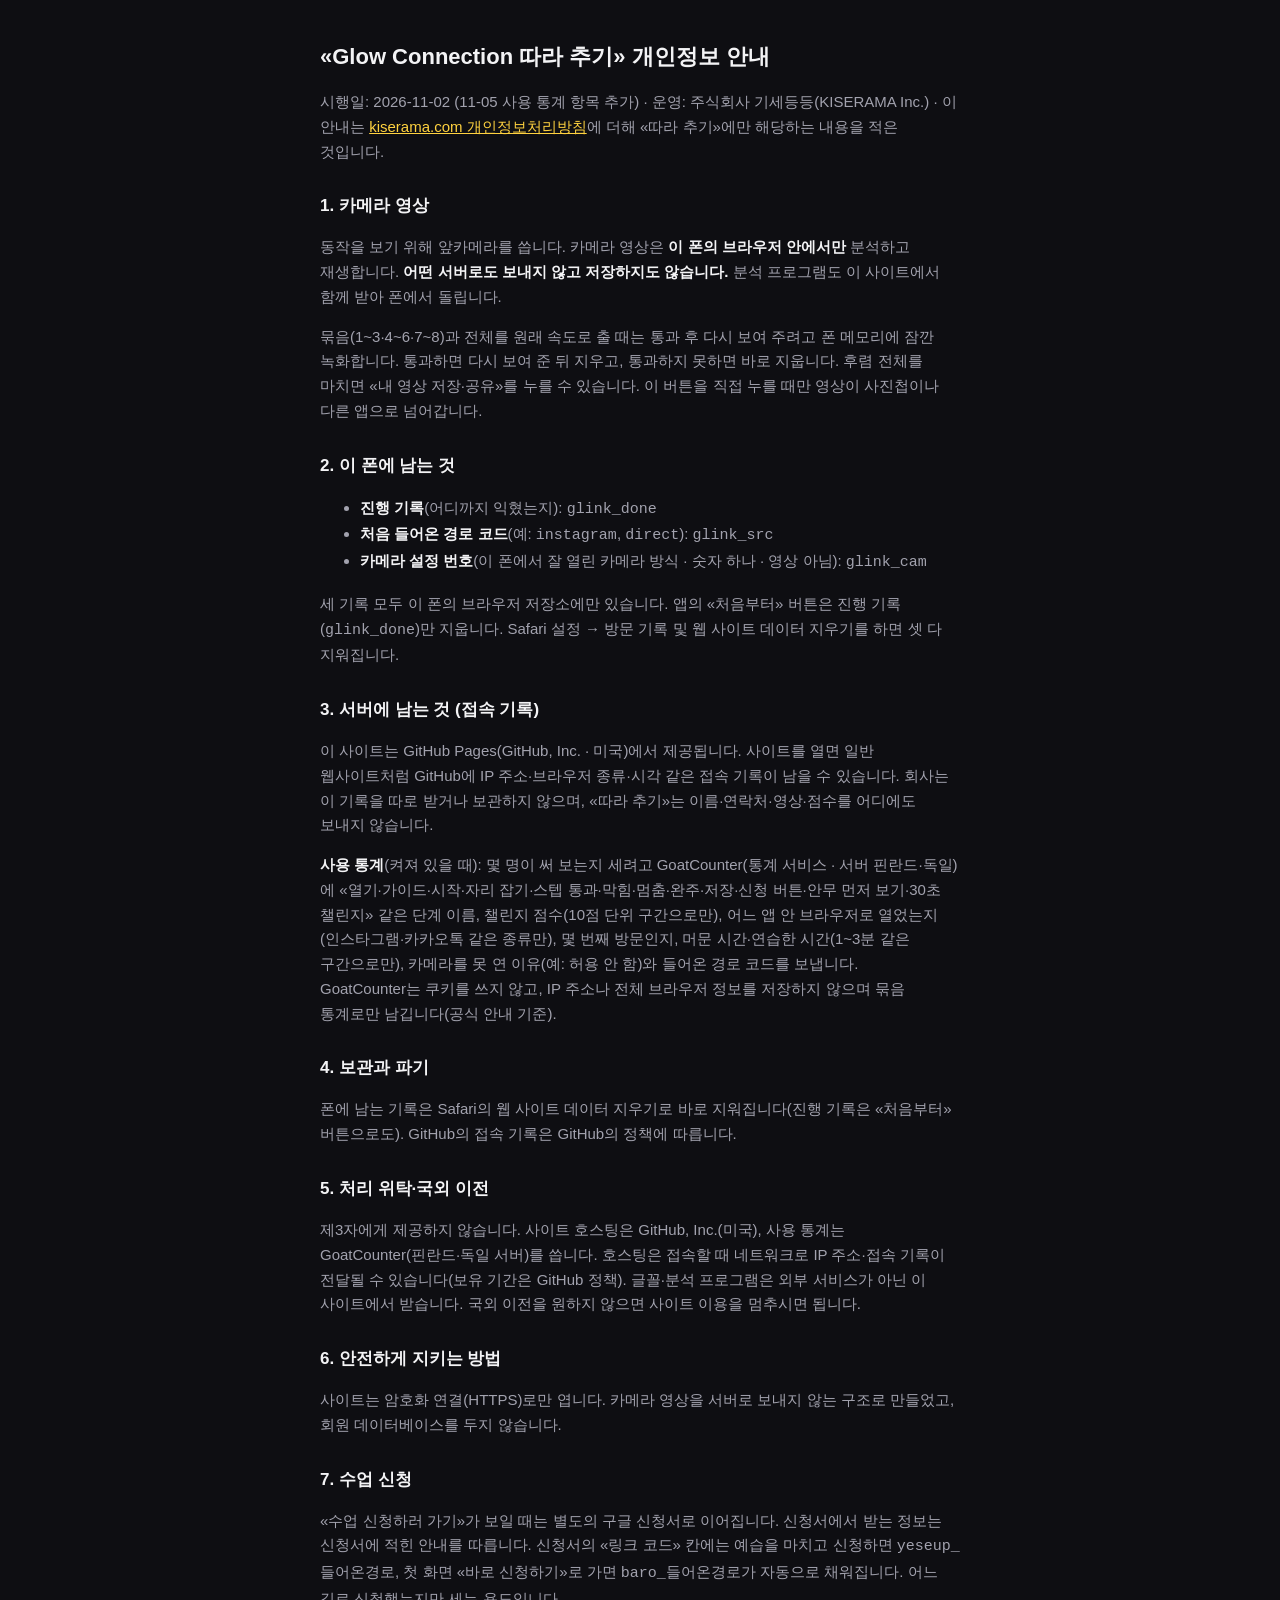
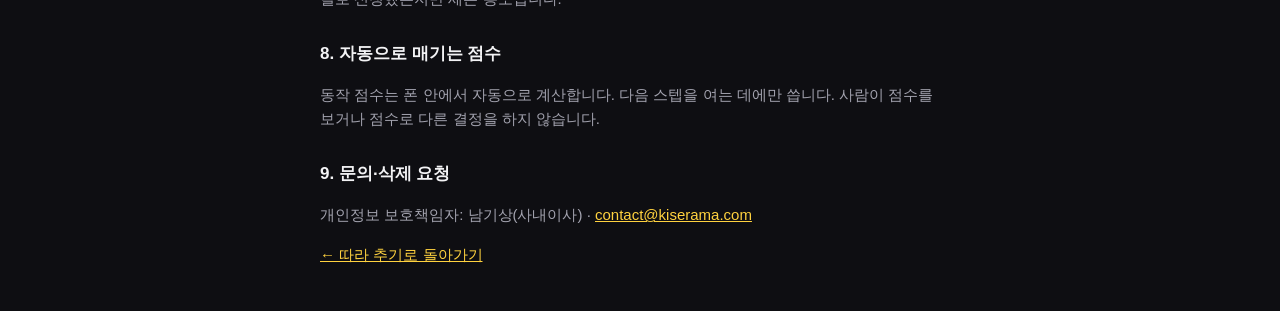
<file: glink-practice/privacy.html>
<!doctype html>
<html lang="ko">
<head>
<meta charset="utf-8">
<meta name="viewport" content="width=device-width,initial-scale=1,viewport-fit=cover">
<title>따라 추기 개인정보 안내</title>
<style>
:root{--bg:#0e0e12;--ink:#f3f3f5;--dim:#a2a2ae;--acc:#ffd23f}
body{margin:0;background:var(--bg);color:var(--ink);font-family:-apple-system,"Apple SD Gothic Neo",sans-serif;line-height:1.65;padding:24px max(16px,env(safe-area-inset-right)) 40px max(16px,env(safe-area-inset-left))}
main{max-width:640px;margin:0 auto}
h1{font-size:22px} h2{font-size:17px;margin-top:28px}
p,li{color:var(--dim);font-size:15px;word-break:keep-all}
b{color:var(--ink)} a{color:var(--acc)}
.todo{background:#3a2a10;color:#ffd9a0;border-radius:6px;padding:0 6px}
</style>
</head>
<body><main>
<h1>«Glow Connection 따라 추기» 개인정보 안내</h1>
<p>시행일: 2026-11-02 (11-05 사용 통계 항목 추가) · 운영: 주식회사 기세등등(KISERAMA Inc.) · 이 안내는 <a href="/privacy.html">kiserama.com 개인정보처리방침</a>에 더해 «따라 추기»에만 해당하는 내용을 적은 것입니다.</p>

<h2>1. 카메라 영상</h2>
<p>동작을 보기 위해 앞카메라를 씁니다. 카메라 영상은 <b>이 폰의 브라우저 안에서만</b> 분석하고 재생합니다. <b>어떤 서버로도 보내지 않고 저장하지도 않습니다.</b> 분석 프로그램도 이 사이트에서 함께 받아 폰에서 돌립니다.</p>
<p>묶음(1~3·4~6·7~8)과 전체를 원래 속도로 출 때는 통과 후 다시 보여 주려고 폰 메모리에 잠깐 녹화합니다. 통과하면 다시 보여 준 뒤 지우고, 통과하지 못하면 바로 지웁니다. 후렴 전체를 마치면 «내 영상 저장·공유»를 누를 수 있습니다. 이 버튼을 직접 누를 때만 영상이 사진첩이나 다른 앱으로 넘어갑니다.</p>

<h2>2. 이 폰에 남는 것</h2>
<ul>
<li><b>진행 기록</b>(어디까지 익혔는지): <code>glink_done</code></li>
<li><b>처음 들어온 경로 코드</b>(예: <code>instagram</code>, <code>direct</code>): <code>glink_src</code></li>
<li><b>카메라 설정 번호</b>(이 폰에서 잘 열린 카메라 방식 · 숫자 하나 · 영상 아님): <code>glink_cam</code></li>
</ul>
<p>세 기록 모두 이 폰의 브라우저 저장소에만 있습니다. 앱의 «처음부터» 버튼은 진행 기록(<code>glink_done</code>)만 지웁니다. Safari 설정 → 방문 기록 및 웹 사이트 데이터 지우기를 하면 셋 다 지워집니다.</p>

<h2>3. 서버에 남는 것 (접속 기록)</h2>
<p>이 사이트는 GitHub Pages(GitHub, Inc. · 미국)에서 제공됩니다. 사이트를 열면 일반 웹사이트처럼 GitHub에 IP 주소·브라우저 종류·시각 같은 접속 기록이 남을 수 있습니다. 회사는 이 기록을 따로 받거나 보관하지 않으며, «따라 추기»는 이름·연락처·영상·점수를 어디에도 보내지 않습니다.</p>

<p><b>사용 통계</b>(켜져 있을 때): 몇 명이 써 보는지 세려고 GoatCounter(통계 서비스 · 서버 핀란드·독일)에 «열기·가이드·시작·자리 잡기·스텝 통과·막힘·멈춤·완주·저장·신청 버튼·안무 먼저 보기·30초 챌린지» 같은 단계 이름, 챌린지 점수(10점 단위 구간으로만), 어느 앱 안 브라우저로 열었는지(인스타그램·카카오톡 같은 종류만), 몇 번째 방문인지, 머문 시간·연습한 시간(1~3분 같은 구간으로만), 카메라를 못 연 이유(예: 허용 안 함)와 들어온 경로 코드를 보냅니다. GoatCounter는 쿠키를 쓰지 않고, IP 주소나 전체 브라우저 정보를 저장하지 않으며 묶음 통계로만 남깁니다(공식 안내 기준).</p>

<h2>4. 보관과 파기</h2>
<p>폰에 남는 기록은 Safari의 웹 사이트 데이터 지우기로 바로 지워집니다(진행 기록은 «처음부터» 버튼으로도). GitHub의 접속 기록은 GitHub의 정책에 따릅니다.</p>

<h2>5. 처리 위탁·국외 이전</h2>
<p>제3자에게 제공하지 않습니다. 사이트 호스팅은 GitHub, Inc.(미국), 사용 통계는 GoatCounter(핀란드·독일 서버)를 씁니다. 호스팅은 접속할 때 네트워크로 IP 주소·접속 기록이 전달될 수 있습니다(보유 기간은 GitHub 정책). 글꼴·분석 프로그램은 외부 서비스가 아닌 이 사이트에서 받습니다. 국외 이전을 원하지 않으면 사이트 이용을 멈추시면 됩니다.</p>

<h2>6. 안전하게 지키는 방법</h2>
<p>사이트는 암호화 연결(HTTPS)로만 엽니다. 카메라 영상을 서버로 보내지 않는 구조로 만들었고, 회원 데이터베이스를 두지 않습니다.</p>

<h2>7. 수업 신청</h2>
<p>«수업 신청하러 가기»가 보일 때는 별도의 구글 신청서로 이어집니다. 신청서에서 받는 정보는 신청서에 적힌 안내를 따릅니다. 신청서의 «링크 코드» 칸에는 예습을 마치고 신청하면 <code>yeseup_들어온경로</code>, 첫 화면 «바로 신청하기»로 가면 <code>baro_들어온경로</code>가 자동으로 채워집니다. 어느 길로 신청했는지만 세는 용도입니다.</p>

<h2>8. 자동으로 매기는 점수</h2>
<p>동작 점수는 폰 안에서 자동으로 계산합니다. 다음 스텝을 여는 데에만 씁니다. 사람이 점수를 보거나 점수로 다른 결정을 하지 않습니다.</p>

<h2>9. 문의·삭제 요청</h2>
<p>개인정보 보호책임자: 남기상(사내이사) · <a href="mailto:contact@kiserama.com">contact@kiserama.com</a></p>
<p><a href="./">← 따라 추기로 돌아가기</a></p>
</main></body>
</html>
</file>
